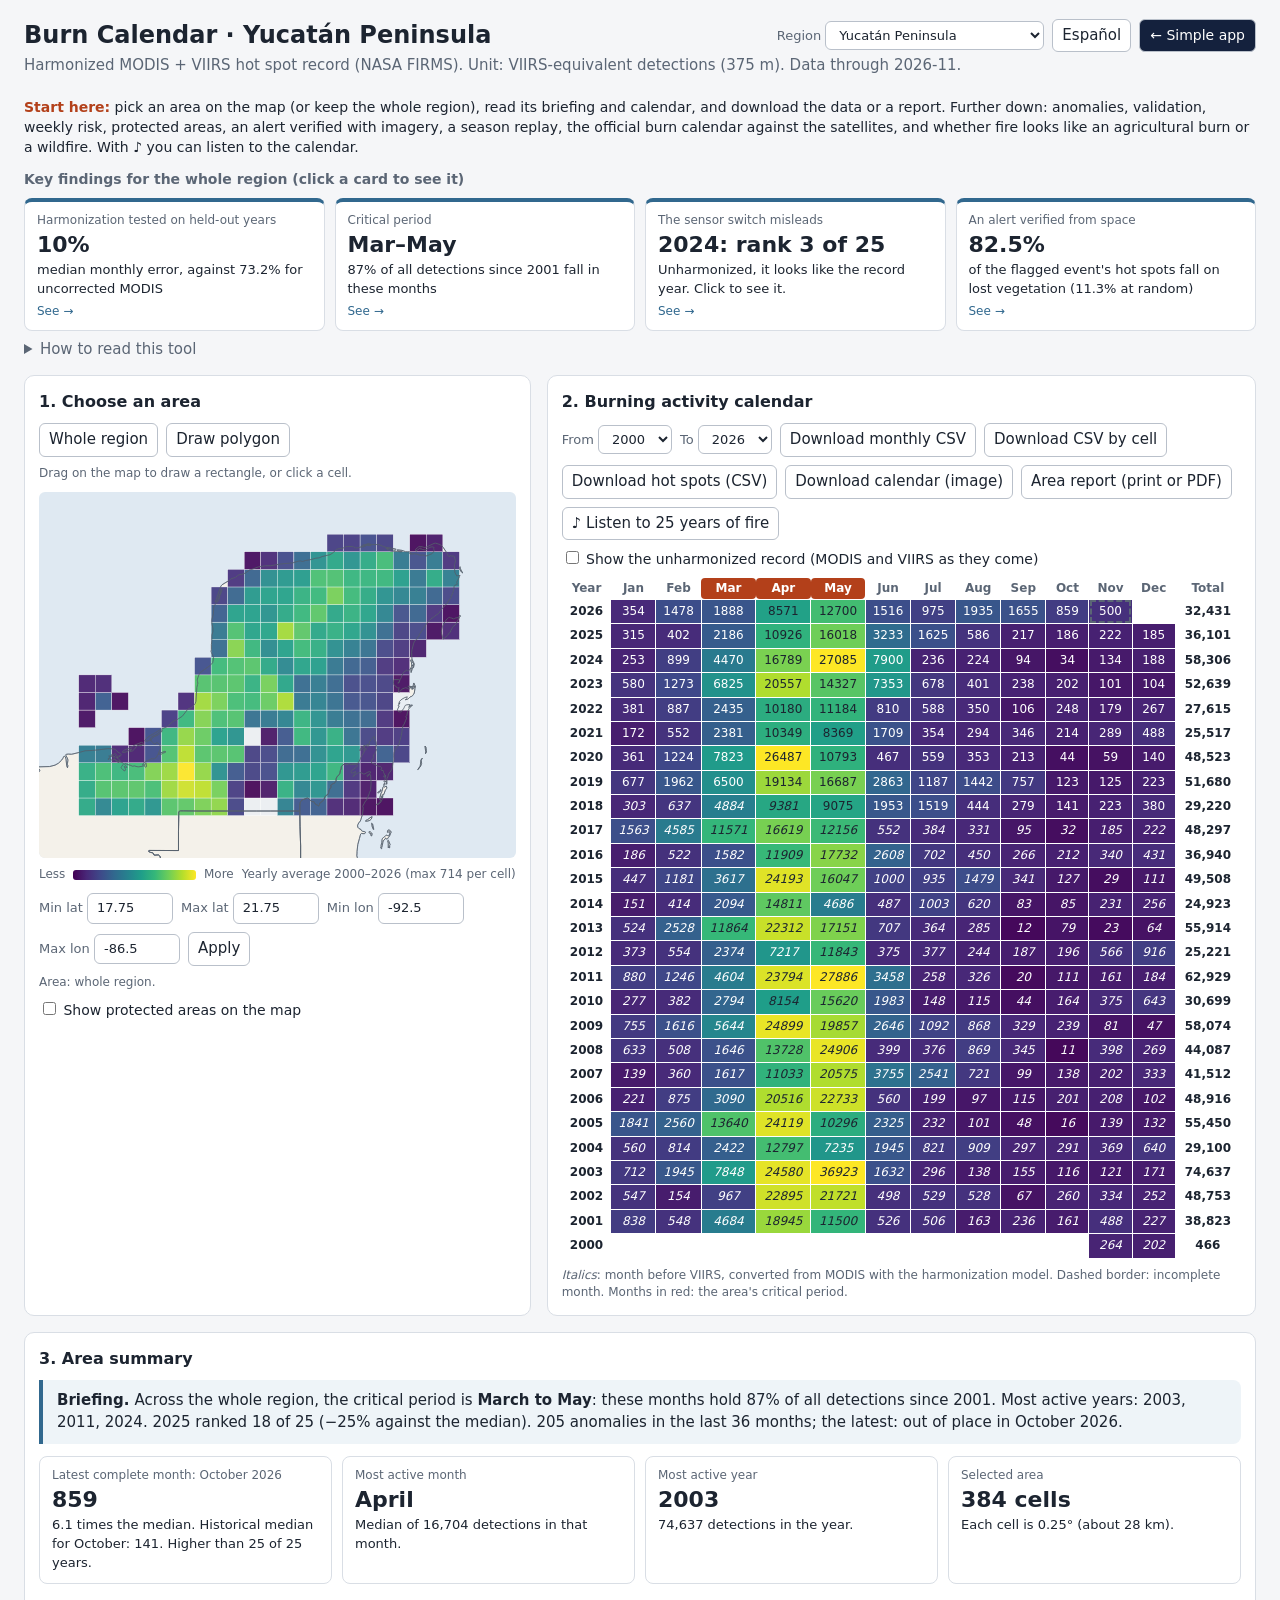
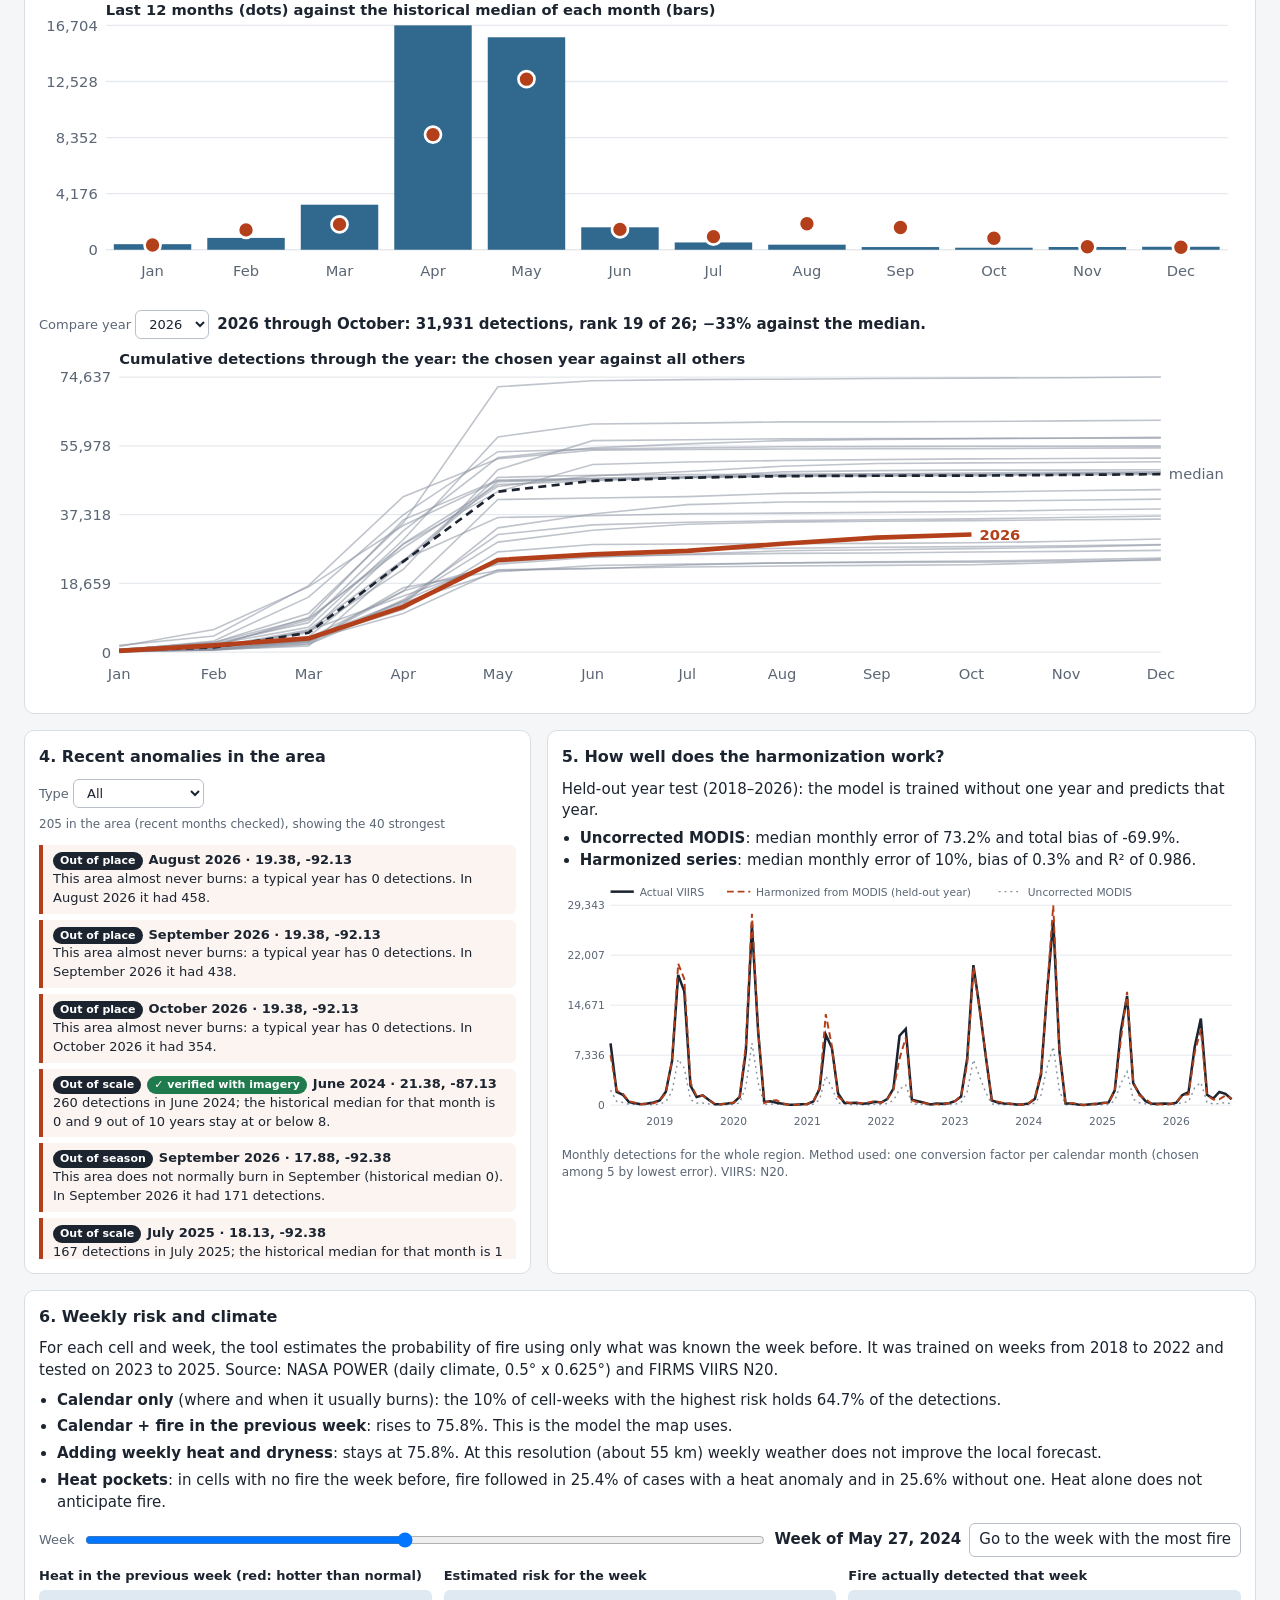
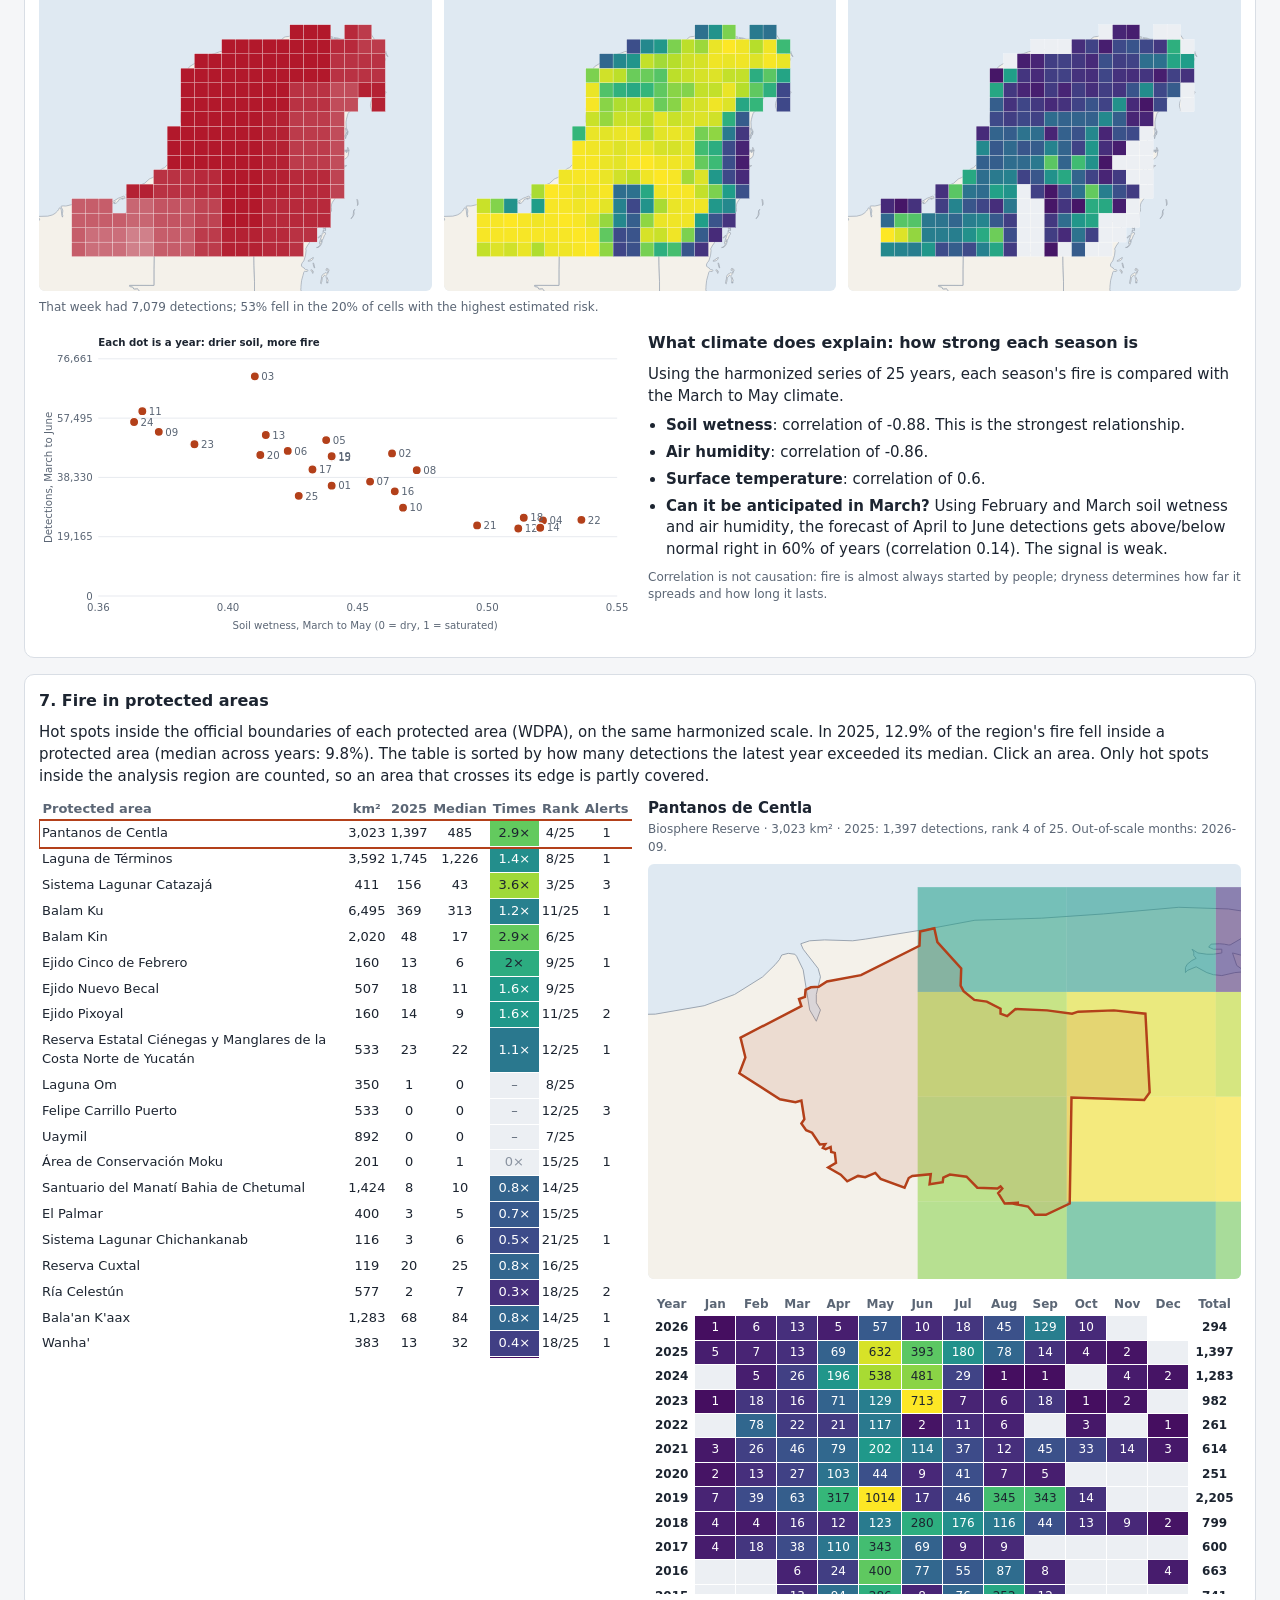
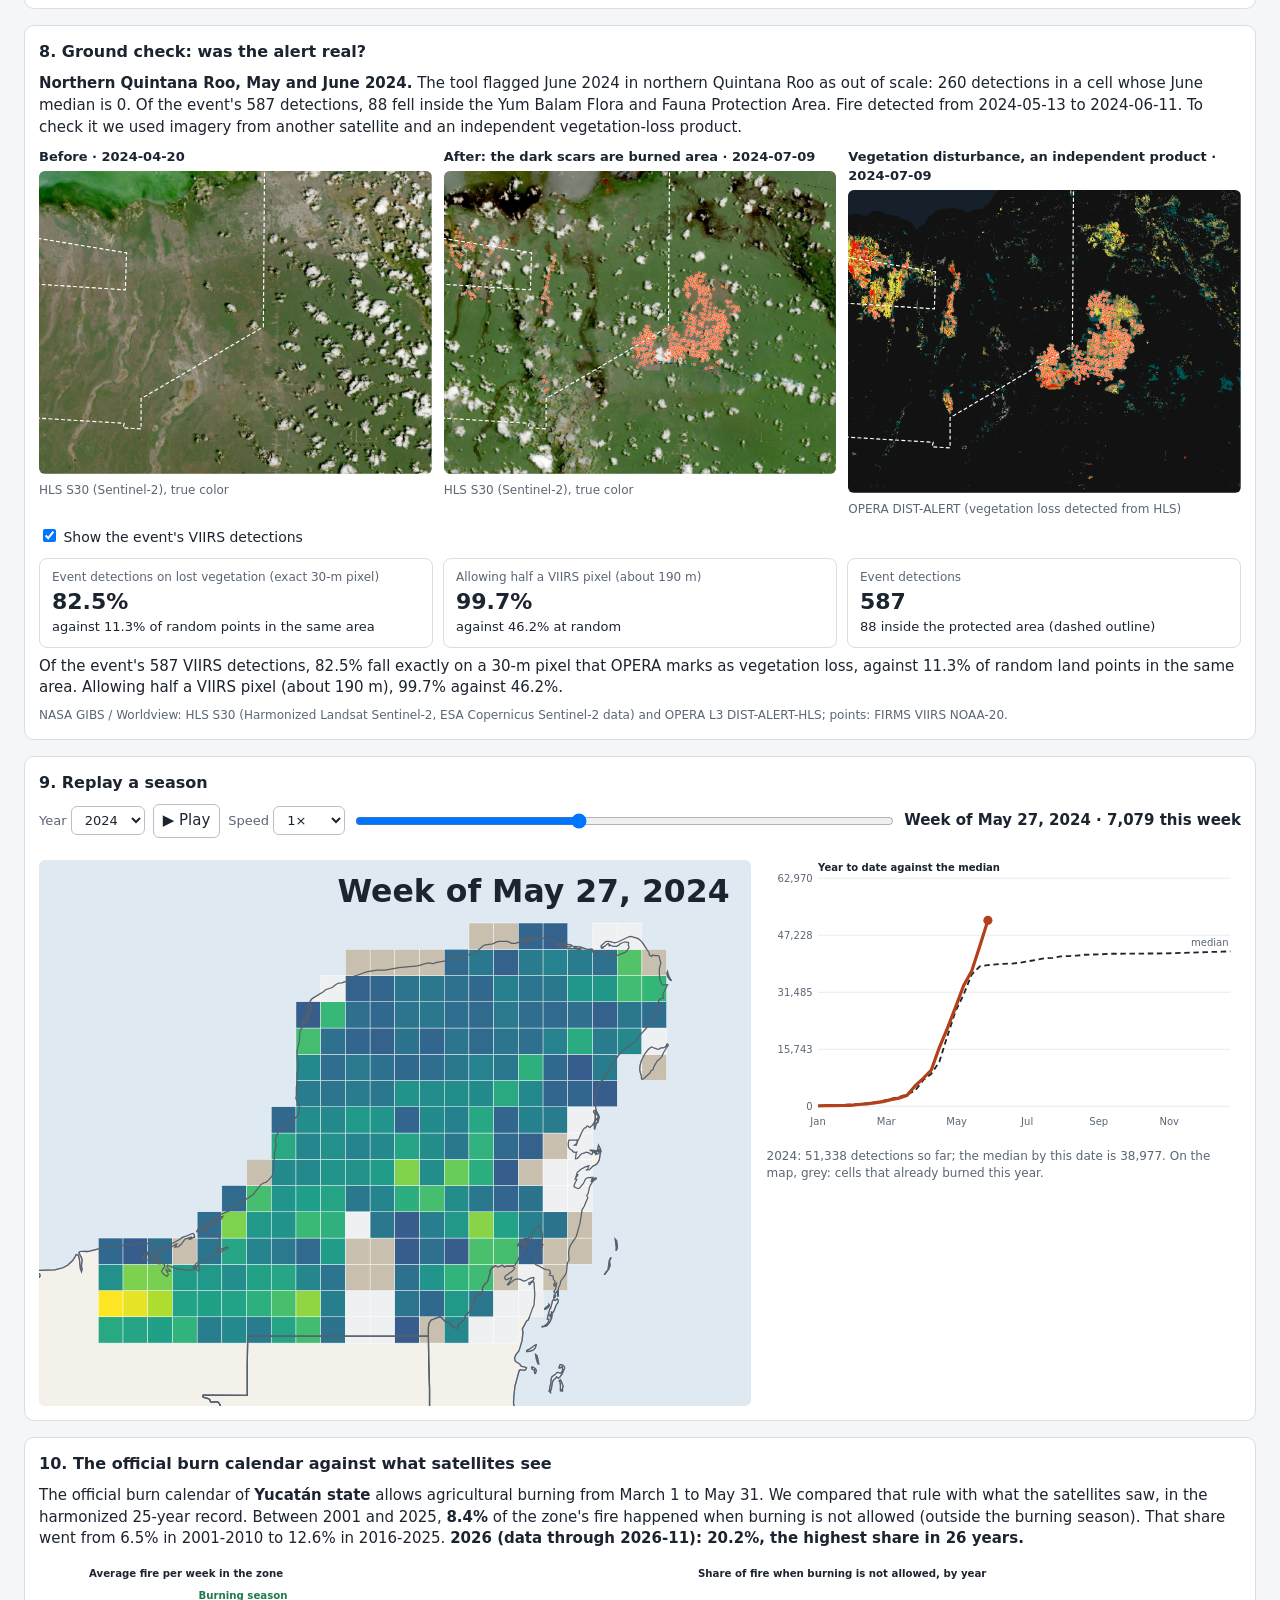
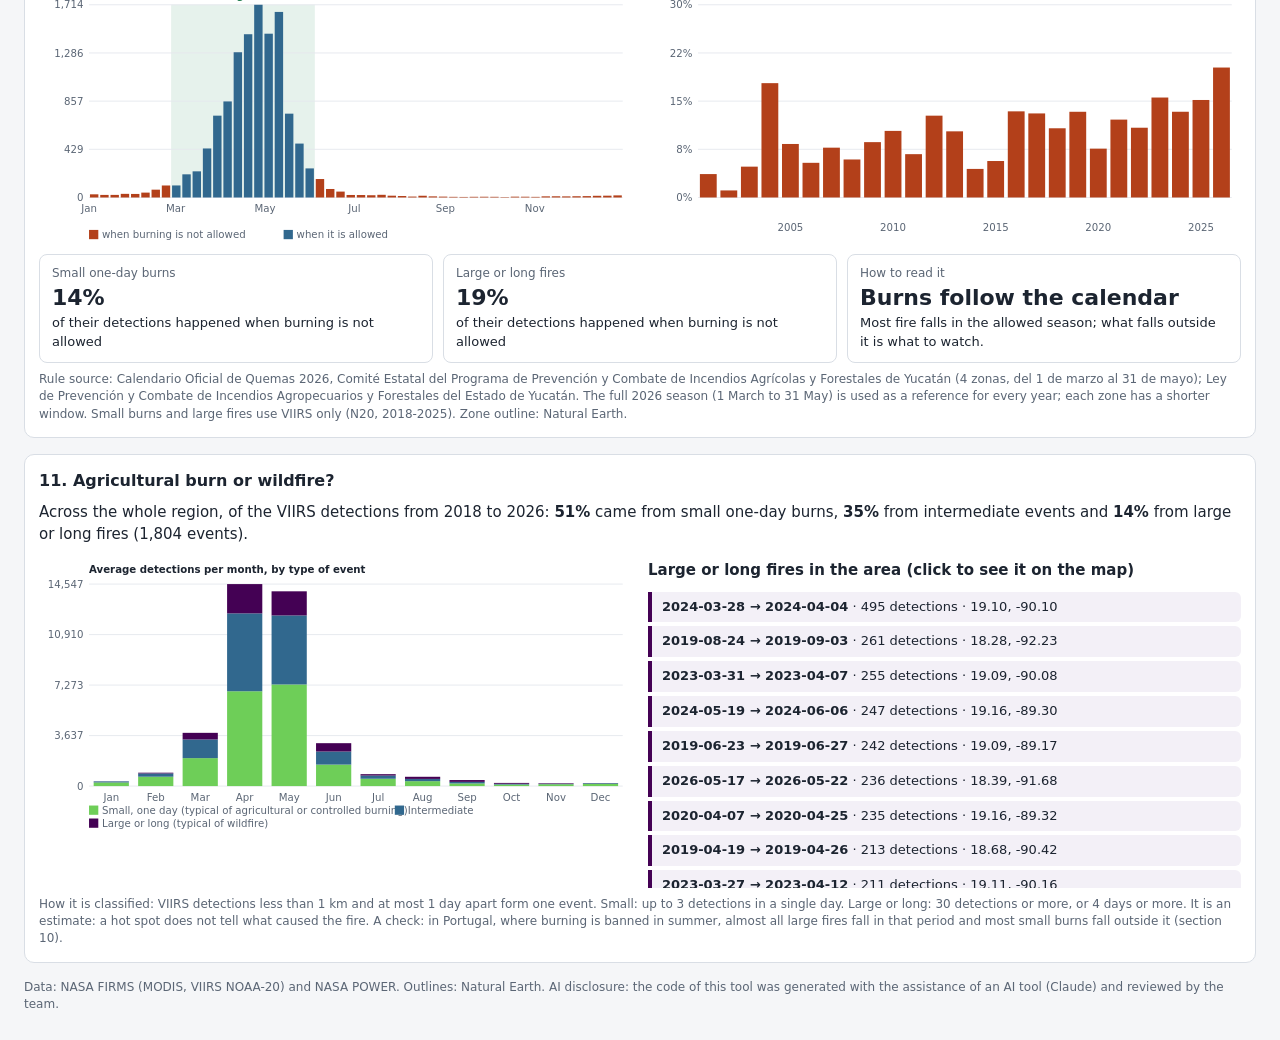
<file: web/tecnico.html>
<!DOCTYPE html>
<!--
  Burn Calendar / Calendario de quemas. NASA Space Apps Challenge 2026.
  Challenge: Harmonization of MODIS and VIIRS Hot Spots.
  AI disclosure: this file was generated with the assistance of an AI tool (Claude, by Anthropic)
  and reviewed by the team. Data: NASA FIRMS and NASA POWER.
-->
<html lang="en">
<head>
<meta charset="utf-8">
<meta name="viewport" content="width=device-width, initial-scale=1">
<meta name="description" content="Harmonized MODIS + VIIRS burning activity calendar. Code generated with AI assistance (Claude).">
<meta property="og:title" content="Burn Calendar: 25 years of satellite fire in one consistent record">
<meta property="og:description" content="Harmonized MODIS + VIIRS burning activity calendar for any area, with critical periods, anomalies, weekly risk and an alert verified from space. NASA Space Apps Challenge 2026.">
<meta property="og:image" content="data/evidencia/yb_despues.jpg">
<title>Burn Calendar · technical view</title>
<style>
  :root { --tinta:#1c2430; --suave:#5b6675; --linea:#d9dee5; --fondo:#f5f6f8; --panel:#ffffff; --acento:#b3401a; }
  * { box-sizing: border-box; }
  body { margin:0; font:15px/1.45 system-ui, -apple-system, "Segoe UI", Roboto, sans-serif; color:var(--tinta); background:var(--fondo); }
  header { padding:18px 24px 10px; }
  h1 { margin:0; font-size:24px; }
  h2 { margin:0 0 10px; font-size:16px; }
  .sub { color:var(--suave); margin-top:2px; }
  #aviso { display:none; margin:10px 24px 0; padding:10px 14px; background:#fff3cd; border:1px solid #e0c060; border-radius:8px; font-weight:600; }
  main { display:grid; grid-template-columns:minmax(320px, 5fr) 7fr; gap:16px; padding:14px 24px 10px; }
  @media (max-width: 980px) { main { grid-template-columns:1fr; } }
  .panel { background:var(--panel); border:1px solid var(--linea); border-radius:10px; padding:14px; }
  .ancho { grid-column:1 / -1; }
  .fila { display:flex; flex-wrap:wrap; gap:8px; align-items:center; }
  button, select, input { font:inherit; padding:5px 9px; border:1px solid #b9c0ca; border-radius:6px; background:#fff; color:var(--tinta); }
  button { cursor:pointer; }
  button:hover { background:#eef1f5; }
  input[type=number] { width:86px; }
  label { color:var(--suave); font-size:13px; }
  #mapa { width:100%; height:auto; display:block; touch-action:none; cursor:crosshair; border-radius:6px; background:#dfe9f2; margin-top:10px; }
  .leyenda { display:flex; align-items:center; gap:8px; font-size:12px; color:var(--suave); margin-top:8px; }
  .rampa { height:10px; flex:1; max-width:220px; border-radius:3px; }
  table.cal { border-collapse:collapse; width:100%; font-size:12px; font-variant-numeric:tabular-nums; }
  table.cal th { font-weight:600; color:var(--suave); padding:2px 3px; text-align:center; }
  table.cal td { text-align:center; padding:3px 2px; border:1px solid #fff; min-width:34px; }
  table.cal td.anio, table.cal td.total { background:none; font-weight:600; color:var(--tinta); }
  table.cal td.conv { font-style:italic; }
  table.cal td.parcial { outline:2px dashed var(--suave); outline-offset:-3px; }
  .tarjetas { display:grid; grid-template-columns:repeat(auto-fit, minmax(190px, 1fr)); gap:10px; }
  .tarjeta { border:1px solid var(--linea); border-radius:8px; padding:10px 12px; }
  .tarjeta .t { font-size:12px; color:var(--suave); }
  .tarjeta .v { font-size:22px; font-weight:700; }
  .tarjeta .d { font-size:13px; }
  .alerta { border-left:4px solid var(--acento); padding:6px 10px; margin:6px 0; background:#fbf4f1; border-radius:0 6px 6px 0; cursor:pointer; }
  .alerta:hover { background:#f6e6df; }
  .alerta .cab { font-weight:600; font-size:13px; }
  .alerta .txt { font-size:13px; }
  .etq { display:inline-block; font-size:11px; padding:1px 7px; border-radius:10px; background:var(--tinta); color:#fff; margin-right:6px; }
  .nota { font-size:12px; color:var(--suave); margin-top:8px; }
  svg text { font:11px system-ui, sans-serif; fill:var(--suave); }
  #lista { max-height:420px; overflow:auto; }
  .trio { display:grid; grid-template-columns:repeat(3, 1fr); gap:12px; margin-top:10px; }
  @media (max-width: 980px) { .trio { grid-template-columns:1fr; } }
  .trio h3 { margin:0 0 4px; font-size:13px; font-weight:600; }
  .trio svg { width:100%; height:auto; display:block; background:#dfe9f2; border-radius:6px; }
  .hallazgos li { margin-bottom:5px; }
  input[type=range] { flex:1; min-width:200px; padding:0; }
  .dos { display:grid; grid-template-columns:1fr 1fr; gap:16px; margin-top:14px; }
  @media (max-width: 980px) { .dos { grid-template-columns:1fr; } }
  footer { padding:6px 24px 26px; font-size:12px; color:var(--suave); }
  #claves { margin:12px 24px 0; }
  #claves h2 { font-size:14px; color:var(--suave); font-weight:600; margin:0 0 8px; }
  #claves .tarjeta { background:var(--panel); cursor:pointer; border-top:4px solid #31688e; }
  #claves .tarjeta:hover { background:#eef1f5; }
  #claves .tarjeta .v { color:#1c2430; }
  #claves .tarjeta .ir { font-size:12px; color:#31688e; margin-top:4px; }
  #empieza { margin:10px 24px 0; font-size:14px; color:var(--tinta); }
  #empieza b { color:var(--acento); }
  #briefing, .briefing { font-size:15px; background:#eef4f8; border-left:4px solid #31688e; padding:10px 14px; border-radius:0 8px 8px 0; margin-bottom:12px; }
  table.cal th.critico { color:#fff; background:#b3401a; border-radius:4px; }
  .etq.verif { background:#1f7a4d; cursor:pointer; }
  .solo-imp { display:none; }
  table.cal td.suena { outline:3px solid #b3401a; outline-offset:-2px; }
  #sonTxt { font-weight:600; color:var(--acento); }
  .evento { padding:6px 10px; margin:4px 0; border-left:4px solid #440154; background:#f3f0f7; border-radius:0 6px 6px 0; cursor:pointer; font-size:13px; }
  .evento:hover { background:#e9e3f1; }
  @media print {
    body { background:#fff; font-size:12px; }
    header, #guia, #empieza, #claves, #aviso, button, select, input, label, #ayudaMapa, #briefing, #nAlertas, #sonTxt, .noimp, #secRiesgo, #secAreas, #secEvid, #secReplay, #secVal, #secOficial, #secTipo, #mapa + .leyenda + .fila { display:none !important; }
    #lista .alerta:nth-child(n+13) { display:none; }
    #mapa { max-width:60%; margin:0 auto; }
    .solo-imp { display:block; }
    main { display:block; padding:0 12px; }
    .panel { border:none; padding:6px 0; page-break-inside:avoid; }
    #lista { max-height:none; }
    table.cal td { -webkit-print-color-adjust:exact; print-color-adjust:exact; }
    table.cal th.critico, .tarjeta, #briefing, rect { -webkit-print-color-adjust:exact; print-color-adjust:exact; }
    footer { padding:6px 12px; }
  }
</style>
</head>
<body>
<header>
  <div class="fila" style="justify-content:space-between">
    <h1><span id="titulo"></span> · <span id="region"></span></h1>
    <div class="fila">
      <label><span id="lblRegion"></span> <select id="selRegion"></select></label>
      <button id="btnIdioma"></button>
      <a id="lnkSimple" href="index.html" style="padding:5px 10px;border:1px solid #b9c0ca;border-radius:6px;background:#14213D;color:#fff;text-decoration:none;font-size:14px">← Burn Calendar app</a>
    </div>
  </div>
  <div class="sub" id="sub"></div>
</header>
<div id="aviso"></div>
<div id="empieza"></div>
<section id="claves"><h2 id="clavesT"></h2><div class="tarjetas" id="clavesTj"></div></section>
<div class="solo-imp" id="impCab" style="padding:0 12px"></div>
<details id="guia" style="margin:8px 24px 0"><summary id="guiaT" style="cursor:pointer;color:var(--suave)"></summary><div id="guiaTxt" class="panel" style="margin-top:8px"></div></details>

<main>
  <section class="panel" id="sec1">
    <h2 id="h1"></h2>
    <div class="fila">
      <button id="btnTodo"></button>
      <button id="btnPoli"></button>
      <button id="btnPoliFin" style="display:none"></button>
      <span class="nota" style="margin:0" id="ayudaMapa"></span>
    </div>
    <svg id="mapa" role="img"></svg>
    <div class="leyenda"><span id="menos"></span><div class="rampa" id="rampa"></div><span id="mas"></span><span id="leyMapa"></span></div>
    <div class="fila" style="margin-top:10px">
      <label><span id="lLa0"></span> <input type="number" id="la0" step="0.25"></label>
      <label><span id="lLa1"></span> <input type="number" id="la1" step="0.25"></label>
      <label><span id="lLo0"></span> <input type="number" id="lo0" step="0.25"></label>
      <label><span id="lLo1"></span> <input type="number" id="lo1" step="0.25"></label>
      <button id="btnCoord"></button>
    </div>
    <div class="nota" id="selTxt"></div>
    <label style="display:block;margin-top:8px;color:var(--tinta);font-size:14px"><input type="checkbox" id="chkAreas"> <span id="lAreas"></span></label>
  </section>

  <section class="panel" id="sec2">
    <h2 id="h2"></h2>
    <div class="fila" style="margin-bottom:8px">
      <label><span id="lDesde"></span> <select id="a0"></select></label>
      <label><span id="lHasta"></span> <select id="a1"></select></label>
      <button id="btnCsv"></button>
      <button id="btnCsvCeldas"></button>
      <button id="btnPuntos"></button>
      <button id="btnPng"></button>
      <button id="btnReporte"></button>
      <button id="btnSon"></button>
      <span id="sonTxt"></span>
      <span class="nota" id="puntosTxt" style="margin:0"></span>
    </div>
    <div class="fila" style="margin-bottom:8px">
      <label style="color:var(--tinta);font-size:14px"><input type="checkbox" id="chkCrudo"> <span id="lCrudo"></span></label>
    </div>
    <div id="crudoNota" style="display:none;margin-bottom:8px;padding:8px 12px;background:#fff3cd;border:1px solid #e0c060;border-radius:8px;font-size:13px"></div>
    <div style="overflow:auto"><table class="cal" id="cal"></table></div>
    <div class="nota" id="notaCal"></div>
  </section>

  <section class="panel ancho" id="sec3">
    <h2 id="h3"></h2>
    <div id="briefing"></div>
    <div class="tarjetas" id="tarjetas"></div>
    <svg id="clima" viewBox="0 0 900 220" style="width:100%;height:auto;margin-top:12px" role="img"></svg>
    <div class="fila" style="margin-top:14px">
      <label><span id="lCmp"></span> <select id="anioCmp"></select></label>
      <b id="acumTxt"></b>
    </div>
    <svg id="acum" viewBox="0 0 900 260" style="width:100%;height:auto;margin-top:6px" role="img"></svg>
  </section>

  <section class="panel" id="sec4">
    <h2 id="h4"></h2>
    <div class="fila" style="margin-bottom:6px">
      <label><span id="lTipo"></span> <select id="tipo"></select></label>
      <span class="nota" id="nAlertas" style="margin:0"></span>
    </div>
    <div id="lista"></div>
  </section>

  <section class="panel" id="secVal">
    <h2 id="h5"></h2>
    <div id="valTxt"></div>
    <svg id="val" viewBox="0 0 700 260" style="width:100%;height:auto;margin-top:8px" role="img"></svg>
    <div class="nota" id="valNota"></div>
  </section>

  <section class="panel ancho" id="secRiesgo" style="display:none">
    <h2 id="h6"></h2>
    <div id="riesgoTxt"></div>
    <div class="fila" style="margin-top:10px">
      <label for="semana" id="lSemana"></label>
      <input type="range" id="semana" min="0" max="0" step="1" value="0">
      <b id="semanaTxt"></b>
      <button id="btnSemMax"></button>
    </div>
    <div class="trio">
      <div><h3 id="tCalor"></h3><svg id="mCalor"></svg></div>
      <div><h3 id="tRiesgo"></h3><svg id="mRiesgo"></svg></div>
      <div><h3 id="tFuego"></h3><svg id="mFuego"></svg></div>
    </div>
    <div class="nota" id="semanaNota"></div>
    <div class="dos">
      <div><svg id="disp" viewBox="0 0 640 330" style="width:100%;height:auto" role="img"></svg></div>
      <div id="tempTxt"></div>
    </div>
  </section>
  <section class="panel ancho" id="secAreas" style="display:none">
    <h2 id="h7"></h2>
    <div id="areasTxt"></div>
    <div class="dos" style="margin-top:10px">
      <div style="max-height:560px;overflow:auto"><table class="cal" id="tablaAreas" style="font-size:13px"></table></div>
      <div>
        <div class="fila"><b id="areaNombre"></b></div>
        <div class="nota" id="areaDesc" style="margin-top:2px"></div>
        <svg id="areaMapa" style="width:100%;height:auto;background:#dfe9f2;border-radius:6px;margin-top:8px"></svg>
        <div style="overflow:auto;margin-top:8px;max-height:300px"><table class="cal" id="areaCal"></table></div>
      </div>
    </div>
  </section>

  <section class="panel ancho" id="secEvid" style="display:none">
    <h2 id="h8"></h2>
    <div id="evidTxt"></div>
    <div class="trio" id="evidImgs"></div>
    <div class="fila" style="margin-top:8px"><label style="color:var(--tinta);font-size:14px"><input type="checkbox" id="chkPuntos" checked> <span id="lPuntos"></span></label></div>
    <div id="evidPrueba" style="margin-top:10px"></div>
    <div class="nota" id="evidFuente"></div>
  </section>

  <section class="panel ancho" id="secReplay">
    <h2 id="h9"></h2>
    <div class="fila">
      <label><span id="lRepAnio"></span> <select id="repAnio"></select></label>
      <button id="repPlay"></button>
      <label><span id="lRepVel"></span> <select id="repVel"><option value="600">0.5×</option><option value="300" selected>1×</option><option value="150">2×</option></select></label>
      <input type="range" id="repSem" min="0" max="51" step="1" value="0">
      <b id="repTxt" style="min-width:260px"></b>
    </div>
    <div class="dos" style="grid-template-columns:3fr 2fr">
      <svg id="repMapa" style="width:100%;height:auto;background:#dfe9f2;border-radius:6px;margin-top:8px" role="img"></svg>
      <div>
        <svg id="repCurva" viewBox="0 0 520 300" style="width:100%;height:auto;margin-top:8px" role="img"></svg>
        <div class="nota" id="repNota"></div>
      </div>
    </div>
  </section>
  <section class="panel ancho" id="secOficial" style="display:none">
    <h2 id="h10"></h2>
    <div id="oficialTxt"></div>
    <div class="dos">
      <svg id="oficialSem" viewBox="0 0 640 300" style="width:100%;height:auto" role="img"></svg>
      <svg id="oficialAnios" viewBox="0 0 640 300" style="width:100%;height:auto" role="img"></svg>
    </div>
    <div class="tarjetas" id="oficialTj" style="margin-top:12px"></div>
    <div class="nota" id="oficialFuente"></div>
  </section>

  <section class="panel ancho" id="secTipo" style="display:none">
    <h2 id="h11"></h2>
    <div id="tipoTxt"></div>
    <div class="dos">
      <svg id="tipoMes" viewBox="0 0 640 300" style="width:100%;height:auto" role="img"></svg>
      <div><b id="tipoListaT"></b><div id="tipoLista" style="max-height:300px;overflow:auto;margin-top:6px"></div></div>
    </div>
    <div class="nota" id="tipoNota"></div>
  </section>
</main>
<footer id="pie"></footer>

<script src="data/regiones.js"></script>
<script>
  // Loads the data file of the requested region (?region=key) or the first one available.
  (function () {
    var R = window.REGIONES || [], q = null, l = null;
    try { var u = new URLSearchParams(location.search); q = u.get("region"); l = u.get("lang"); } catch (e) {}
    var ok = R.some(function (r) { return r.clave === q; });
    window.CLAVE_REGION = ok ? q : (R[0] ? R[0].clave : "yucatan");
    window.IDIOMA = l === "es" ? "es" : "en";
    document.write('<script src="data/' + window.CLAVE_REGION + '.js"><\/script>');
  })();
</script>
<script>
(function () {
  "use strict";
  var EN = window.IDIOMA !== "es";
  function t(es, en) { return EN ? en : es; }
  var Q = window.QUEMAS;
  if (!Q) { document.body.insertAdjacentHTML("beforeend", "<p style='padding:24px'>" + t("Faltan los datos en web/data/. Corran", "Data files are missing in web/data/. Run") + " <code>python ejecutar.py</code>.</p>"); return; }
  var COSTA = Q.costa || [];
  var M = Q.meta, NX = M.nx, NY = M.ny, G = M.malla, NC = NX * NY, T = Q.meses.length;
  var LON0 = M.bbox[0], LAT0 = M.bbox[1], LON1 = M.bbox[2], LAT1 = M.bbox[3];
  var ANIO = Q.meses.map(function (s) { return +s.slice(0, 4); });
  var MES = Q.meses.map(function (s) { return +s.slice(5, 7); });
  var NOM = EN ? ["Jan", "Feb", "Mar", "Apr", "May", "Jun", "Jul", "Aug", "Sep", "Oct", "Nov", "Dec"] : ["ene", "feb", "mar", "abr", "may", "jun", "jul", "ago", "sep", "oct", "nov", "dic"];
  var NOML = EN ? ["January", "February", "March", "April", "May", "June", "July", "August", "September", "October", "November", "December"]
    : ["enero", "febrero", "marzo", "abril", "mayo", "junio", "julio", "agosto", "septiembre", "octubre", "noviembre", "diciembre"];
  var LOC = EN ? "en-US" : "es-MX";
  var VIR = ["#440154", "#482878", "#3e4989", "#31688e", "#26828e", "#1f9e89", "#35b779", "#6ece58", "#b5de2b", "#fde725"];
  var anios = []; ANIO.forEach(function (a) { if (anios.indexOf(a) < 0) anios.push(a); });
  var ultimo = T - 1; while (ultimo > 0 && Q.parcial[ultimo]) ultimo--;
  var NOMBRE_REGION = EN ? (M.region_en || M.region) : M.region;

  var estado = { sel: null, a0: anios[0], a1: anios[anios.length - 1], resaltar: -1, crudo: false, poli: null };
  var modoPoli = false, vertices = [];
  function fuente() { return estado.crudo && Q.crudo ? Q.crudo : Q.serie; }
  function $(id) { return document.getElementById(id); }
  function pon(id, es, en) { $(id).textContent = t(es, en); }
  function fmt(v) { return v >= 100 ? Math.round(v).toLocaleString(LOC) : (Math.round(v * 10) / 10).toLocaleString(LOC); }
  function mesAnio(m, a) { return EN ? NOML[m - 1] + " " + a : NOML[m - 1] + " de " + a; }
  function color(f) {
    if (!(f > 0)) return "#eceff3";
    var x = Math.min(1, Math.max(0, f)) * (VIR.length - 1), i = Math.floor(x), k = x - i;
    if (i >= VIR.length - 1) return VIR[VIR.length - 1];
    var a = VIR[i], b = VIR[i + 1], r = [1, 3, 5].map(function (p) {
      var u = parseInt(a.substr(p, 2), 16), v = parseInt(b.substr(p, 2), 16);
      return Math.round(u + (v - u) * k).toString(16).padStart(2, "0");
    });
    return "#" + r.join("");
  }
  function textoSobre(f) { return f > 0.55 ? "#1c2430" : (f > 0 ? "#ffffff" : "#8a93a0"); }
  function mediana(v) { if (!v.length) return 0; var s = v.slice().sort(function (a, b) { return a - b; }), n = s.length; return n % 2 ? s[(n - 1) / 2] : (s[n / 2 - 1] + s[n / 2]) / 2; }
  function celdasSel() {
    if (estado.sel) return estado.sel;
    var todas = []; for (var c = 0; c < NC; c++) todas.push(c); return todas;
  }
  function serieSel() {
    var cs = celdasSel(), s = new Array(T).fill(0);
    var F = fuente();
    cs.forEach(function (c) { var v = F[c]; for (var k = 0; k < T; k++) s[k] += v[k]; });
    return s;
  }
  function centro(c) { var j = Math.floor(c / NX), i = c % NX; return [LON0 + (i + 0.5) * G, LAT0 + (j + 0.5) * G]; }

  // ---------------- Static labels ----------------
  pon("titulo", "Calendario de quemas", "Burn Calendar");
  $("region").textContent = NOMBRE_REGION;
  document.title = t("Calendario de quemas", "Burn Calendar") + " · " + NOMBRE_REGION;
  document.documentElement.lang = EN ? "en" : "es";
  $("sub").textContent = t("Registro armonizado de puntos de calor MODIS + VIIRS (NASA FIRMS). Unidad: ", "Harmonized MODIS + VIIRS hot spot record (NASA FIRMS). Unit: ") +
    (EN ? (M.unidad_en || M.unidad) : M.unidad) + t(". Datos hasta ", ". Data through ") + Q.meses[T - 1] + ".";
  pon("lblRegion", "Región", "Region"); pon("btnIdioma", "English", "Español");
  pon("h1", "1. Elige la zona", "1. Choose an area");
  pon("btnTodo", "Toda la región", "Whole region");
  pon("btnPoli", "Dibujar polígono", "Draw polygon"); pon("btnPoliFin", "Terminar polígono", "Finish polygon");
  pon("lCrudo", "Ver el registro sin armonizar (MODIS y VIIRS tal cual)", "Show the unharmonized record (MODIS and VIIRS as they come)");
  pon("lCmp", "Comparar el año", "Compare year");
  pon("lAreas", "Mostrar áreas protegidas en el mapa", "Show protected areas on the map");
  pon("h7", "7. Fuego en áreas protegidas", "7. Fire in protected areas");
  pon("h8", "8. Comprobación: ¿la alerta era real?", "8. Ground check: was the alert real?");
  pon("lPuntos", "Mostrar las detecciones VIIRS del evento", "Show the event's VIIRS detections");
  pon("h9", "9. Reproducir una temporada", "9. Replay a season");
  pon("lRepAnio", "Año", "Year"); pon("lRepVel", "Velocidad", "Speed");
  pon("guiaT", "Cómo leer esta herramienta", "How to read this tool");
  $("guiaTxt").innerHTML = t(
    "<b>Qué muestra.</b> Cada número es una cantidad de puntos de calor detectados por satélite, expresada en la escala del sensor VIIRS. Un fuego grande produce muchos puntos; no es un conteo de incendios.<br>" +
    "<b>Por qué armonizar.</b> MODIS y VIIRS no ven lo mismo. Activa «Ver el registro sin armonizar» para ver el salto artificial que aparece cuando cambia el sensor.<br>" +
    "<b>Qué tan confiable es.</b> El error se mide con años apartados (sección 5). Vale para el total de la región; en una sola celda es mayor.<br>" +
    "<b>El periodo crítico</b> son los meses seguidos en que cada mes supera su parte promedio (1/12) del fuego de la zona. Se marca en rojo en el calendario.<br>" +
    "<b>Las alertas</b> señalan lo que se sale de lo normal para esa zona y esa época; no dicen la causa.<br>" +
    "<b>El riesgo</b> es una probabilidad estimada, no un pronóstico de incendios. Casi todos los fuegos los inicia una persona.",
    "<b>What it shows.</b> Each number is a count of satellite-detected hot spots, expressed on the scale of the VIIRS sensor. A large fire produces many hot spots; this is not a count of fires.<br>" +
    "<b>Why harmonize.</b> MODIS and VIIRS do not see the same thing. Turn on “Show the unharmonized record” to see the artificial jump that appears when the sensor changes.<br>" +
    "<b>How reliable it is.</b> Error is measured on held-out years (section 5). It applies to the regional total; for a single cell it is larger.<br>" +
    "<b>The critical period</b> is the run of consecutive months in which each month holds more than its average share (1/12) of the area's fire. It is marked in red in the calendar.<br>" +
    "<b>Alerts</b> flag what departs from normal for that area and time of year; they do not state the cause.<br>" +
    "<b>Risk</b> is an estimated probability, not a fire forecast. Almost all fires are started by people.");
  pon("ayudaMapa", "Arrastra sobre el mapa para marcar un rectángulo, o toca una celda.", "Drag on the map to draw a rectangle, or click a cell.");
  pon("menos", "Menos", "Less"); pon("mas", "Más", "More");
  pon("lLa0", "Lat mín", "Min lat"); pon("lLa1", "Lat máx", "Max lat"); pon("lLo0", "Lon mín", "Min lon"); pon("lLo1", "Lon máx", "Max lon");
  pon("btnCoord", "Aplicar", "Apply");
  pon("h2", "2. Calendario de actividad de fuego", "2. Burning activity calendar");
  pon("lDesde", "Desde", "From"); pon("lHasta", "Hasta", "To");
  pon("btnCsv", "Descargar CSV mensual", "Download monthly CSV");
  pon("btnCsvCeldas", "Descargar CSV por celda", "Download CSV by cell");
  pon("btnPuntos", "Descargar puntos de calor (CSV)", "Download hot spots (CSV)");
  pon("btnPng", "Descargar calendario (imagen)", "Download calendar (image)");
  pon("btnReporte", "Reporte de la zona (imprimir o PDF)", "Area report (print or PDF)");
  pon("btnSon", "♪ Escuchar 25 años de fuego", "♪ Listen to 25 years of fire");
  pon("h10", "10. El calendario oficial de quemas contra lo que ven los satélites", "10. The official burn calendar against what satellites see");
  pon("h11", "11. ¿Quema agrícola o incendio forestal?", "11. Agricultural burn or wildfire?");
  pon("clavesT", "Hallazgos clave de toda la región (haz clic en una tarjeta para verlo)", "Key findings for the whole region (click a card to see it)");
  $("empieza").innerHTML = t("<b>Empieza aquí:</b> elige una zona en el mapa (o deja toda la región), lee su resumen y su calendario, y descarga los datos o un reporte. Más abajo: anomalías, validación, riesgo semanal, áreas protegidas" + (Q.evidencia ? ", una alerta comprobada con imágenes" : "") + ", la reproducción de una temporada, el calendario oficial de quemas contra el satélite y si el fuego parece quema agrícola o incendio. Con ♪ puedes escuchar el calendario.",
    "<b>Start here:</b> pick an area on the map (or keep the whole region), read its briefing and calendar, and download the data or a report. Further down: anomalies, validation, weekly risk, protected areas" + (Q.evidencia ? ", an alert verified with imagery," : "") + " a season replay, the official burn calendar against the satellites, and whether fire looks like an agricultural burn or a wildfire. With ♪ you can listen to the calendar.");
  $("notaCal").innerHTML = t("<i>Cursiva</i>: mes anterior a VIIRS, convertido desde MODIS con el modelo de armonización. Borde punteado: mes incompleto. Meses en rojo: periodo crítico de la zona.",
    "<i>Italics</i>: month before VIIRS, converted from MODIS with the harmonization model. Dashed border: incomplete month. Months in red: the area's critical period.");
  pon("h3", "3. Resumen de la zona", "3. Area summary");
  pon("h4", "4. Anomalías recientes en la zona", "4. Recent anomalies in the area");
  pon("lTipo", "Tipo", "Type");
  pon("h5", "5. ¿Qué tan bien funciona la armonización?", "5. How well does the harmonization work?");
  pon("h6", "6. Riesgo semanal y clima", "6. Weekly risk and climate");
  pon("lSemana", "Semana", "Week");
  pon("btnSemMax", "Ir a la semana con más fuego", "Go to the week with the most fire");
  pon("tCalor", "Calor de la semana anterior (rojo: más caliente de lo normal)", "Heat in the previous week (red: hotter than normal)");
  pon("tRiesgo", "Riesgo estimado para la semana", "Estimated risk for the week");
  pon("tFuego", "Fuego que sí se detectó esa semana", "Fire actually detected that week");
  $("mapa").setAttribute("aria-label", t("Mapa de actividad de fuego por celda", "Map of fire activity by cell"));
  $("pie").innerHTML = t("Datos: NASA FIRMS (MODIS, VIIRS NOAA-20) y NASA POWER. Contornos: Natural Earth. Declaración de IA: el código de esta herramienta se generó con ayuda de una herramienta de IA (Claude) y fue revisado por el equipo.",
    "Data: NASA FIRMS (MODIS, VIIRS NOAA-20) and NASA POWER. Outlines: Natural Earth. AI disclosure: the code of this tool was generated with the assistance of an AI tool (Claude) and reviewed by the team.");
  if (M.sintetico) { $("aviso").style.display = "block"; pon("aviso", "DATOS SINTÉTICOS DE PRUEBA. Estas cifras no son observaciones reales; sirven solo para probar la herramienta.", "SYNTHETIC TEST DATA. These figures are not real observations; they only serve to test the tool."); }
  $("btnIdioma").addEventListener("click", function () { location.search = "?region=" + M.clave + "&lang=" + (EN ? "es" : "en"); });
  $("lnkSimple").href = "index.html?region=" + M.clave + "&lang=" + (EN ? "en" : "es"); pon("lnkSimple", "← App simple", "← Simple app");

  // ---------------- Map ----------------
  var PAD = 0.6, KX = Math.cos((LAT0 + LAT1) / 2 * Math.PI / 180), S = 100;
  var VW = (LON1 - LON0 + 2 * PAD) * KX * S, VH = (LAT1 - LAT0 + 2 * PAD) * S;
  function px(lon) { return (lon - LON0 + PAD) * KX * S; }
  function py(lat) { return (LAT1 + PAD - lat) * S; }
  function lonDe(x) { return x / (KX * S) + LON0 - PAD; }
  function latDe(y) { return LAT1 + PAD - y / S; }
  var svg = $("mapa"); svg.setAttribute("viewBox", "0 0 " + VW.toFixed(1) + " " + VH.toFixed(1));
  function costa(relleno, linea, extra) {
    var h = [];
    COSTA.forEach(function (p) { p.anillos.forEach(function (r) {
      h.push('<path d="M' + r.map(function (q) { return px(q[0]).toFixed(1) + " " + py(q[1]).toFixed(1); }).join("L") + 'Z" fill="' + relleno + '" stroke="' + linea + '" stroke-width="1.2"' + (extra || "") + "/>");
    }); });
    return h.join("");
  }

  function dibujarMapa() {
    var t0 = [], maxv = 0, vals = new Array(NC).fill(0), n, c, k;
    for (k = 0; k < T; k++) if (ANIO[k] >= estado.a0 && ANIO[k] <= estado.a1) t0.push(k);
    n = Math.max(1, t0.length / 12);
    var F = fuente();
    for (c = 0; c < NC; c++) { var s = 0, v = F[c]; t0.forEach(function (i) { s += v[i]; }); vals[c] = s / n; if (vals[c] > maxv) maxv = vals[c]; }
    var h = [costa("#f4f1ea", "#9aa4b1")];
    var enSel = {}; if (estado.sel) estado.sel.forEach(function (i) { enSel[i] = 1; });
    for (c = 0; c < NC; c++) {
      if (!Q.tierra[c] && !(vals[c] > 0)) continue;
      var j = Math.floor(c / NX), i = c % NX, f = maxv > 0 ? Math.sqrt(vals[c] / maxv) : 0;
      var op = estado.sel && !enSel[c] ? 0.35 : 0.92;
      h.push('<rect x="' + px(LON0 + i * G).toFixed(1) + '" y="' + py(LAT0 + (j + 1) * G).toFixed(1) + '" width="' + (G * KX * S).toFixed(1) + '" height="' + (G * S).toFixed(1) +
        '" fill="' + color(f) + '" fill-opacity="' + op + '" stroke="#fff" stroke-width="0.5"><title>' + centro(c)[1].toFixed(2) + ", " + centro(c)[0].toFixed(2) + ": " + fmt(vals[c]) + t(" por año", " per year") + "</title></rect>");
    }
    h.push(costa("none", "#56606d", ' pointer-events="none"'));
    if ($("chkAreas").checked && Q.areas) Q.areas.areas.forEach(function (a) {
      a.anillos.forEach(function (r) { h.push('<path d="M' + r.map(function (q) { return px(q[0]).toFixed(1) + " " + py(q[1]).toFixed(1); }).join("L") + 'Z" fill="none" stroke="' + (a.id === areaSel ? "#b3401a" : "#ffffff") + '" stroke-width="' + (a.id === areaSel ? 3.5 : 2) + '" stroke-dasharray="' + (a.id === areaSel ? "" : "5 3") + '" pointer-events="none"/>'); });
    });
    function trazo(P, cerrar) { return "M" + P.map(function (q) { return px(q[0]).toFixed(1) + " " + py(q[1]).toFixed(1); }).join("L") + (cerrar ? "Z" : ""); }
    if (estado.sel && estado.poli) {
      h.push('<path d="' + trazo(estado.poli, true) + '" fill="none" stroke="#111" stroke-width="2.5" pointer-events="none"/>');
    } else if (estado.sel) {
      var b = cajaDe(estado.sel);
      h.push('<rect x="' + px(b[0]) + '" y="' + py(b[3]) + '" width="' + (px(b[2]) - px(b[0])) + '" height="' + (py(b[1]) - py(b[3])) + '" fill="none" stroke="#111" stroke-width="2.5" pointer-events="none"/>');
    }
    if (modoPoli && vertices.length) {
      h.push('<path d="' + trazo(vertices, false) + '" fill="none" stroke="#b3401a" stroke-width="2.5" stroke-dasharray="6 4" pointer-events="none"/>');
      vertices.forEach(function (q) { h.push('<circle cx="' + px(q[0]) + '" cy="' + py(q[1]) + '" r="6" fill="#b3401a" stroke="#fff" stroke-width="2" pointer-events="none"/>'); });
    }
    if (estado.resaltar >= 0) {
      var q = centro(estado.resaltar);
      h.push('<circle cx="' + px(q[0]) + '" cy="' + py(q[1]) + '" r="' + (G * S * 0.9) + '" fill="none" stroke="#b3401a" stroke-width="4" pointer-events="none"/>');
    }
    h.push('<rect id="arrastre" fill="rgba(0,0,0,.12)" stroke="#111" stroke-dasharray="6 4" stroke-width="1.5" visibility="hidden" pointer-events="none"/>');
    svg.innerHTML = h.join("");
    $("leyMapa").textContent = t("Promedio anual ", "Yearly average ") + estado.a0 + "–" + estado.a1 + t(" (máx. ", " (max ") + fmt(maxv) + t(" por celda)", " per cell)");
  }
  function cajaDe(cs) {
    var x0 = 1e9, y0 = 1e9, x1 = -1e9, y1 = -1e9;
    cs.forEach(function (c) { var j = Math.floor(c / NX), i = c % NX; x0 = Math.min(x0, i); x1 = Math.max(x1, i); y0 = Math.min(y0, j); y1 = Math.max(y1, j); });
    return [LON0 + x0 * G, LAT0 + y0 * G, LON0 + (x1 + 1) * G, LAT0 + (y1 + 1) * G];
  }
  function seleccionarCaja(lo0, la0, lo1, la1) {
    var cs = [];
    for (var c = 0; c < NC; c++) { var q = centro(c); if (q[0] >= lo0 && q[0] <= lo1 && q[1] >= la0 && q[1] <= la1) cs.push(c); }
    estado.sel = cs.length && cs.length < NC ? cs : null; estado.poli = null; estado.resaltar = -1; todo();
  }
  function dentroPoli(x, y, P) {
    var c = false;
    for (var i = 0, j = P.length - 1; i < P.length; j = i++) {
      if (((P[i][1] > y) !== (P[j][1] > y)) && (x < (P[j][0] - P[i][0]) * (y - P[i][1]) / (P[j][1] - P[i][1]) + P[i][0])) c = !c;
    }
    return c;
  }
  function terminarPoligono() {
    var P = vertices.slice(); modoPoli = false; vertices = [];
    $("btnPoliFin").style.display = "none"; pon("btnPoli", "Dibujar polígono", "Draw polygon");
    if (P.length >= 3) {
      var cs = []; for (var c = 0; c < NC; c++) { var q = centro(c); if (dentroPoli(q[0], q[1], P)) cs.push(c); }
      if (cs.length) { estado.sel = cs; estado.poli = P; estado.resaltar = -1; }
    }
    todo();
  }
  function puntoSvg(ev) {
    var r = svg.getBoundingClientRect();
    return [(ev.clientX - r.left) / (r.width || 1) * VW, (ev.clientY - r.top) / (r.height || 1) * VH];
  }
  var ini = null;
  svg.addEventListener("pointerdown", function (ev) { ini = puntoSvg(ev); if (svg.setPointerCapture) { try { svg.setPointerCapture(ev.pointerId); } catch (e) {} } });
  svg.addEventListener("pointermove", function (ev) {
    if (!ini || modoPoli) return; var p = puntoSvg(ev), a = $("arrastre"); if (!a) return;
    a.setAttribute("x", Math.min(ini[0], p[0])); a.setAttribute("y", Math.min(ini[1], p[1]));
    a.setAttribute("width", Math.abs(p[0] - ini[0])); a.setAttribute("height", Math.abs(p[1] - ini[1])); a.setAttribute("visibility", "visible");
  });
  svg.addEventListener("pointerup", function (ev) {
    if (!ini) return; var p = puntoSvg(ev), a = ini; ini = null;
    if (modoPoli) { vertices.push([lonDe(p[0]), latDe(p[1])]); dibujarMapa(); return; }
    if (Math.abs(p[0] - a[0]) < 6 && Math.abs(p[1] - a[1]) < 6) {
      var lon = lonDe(p[0]), lat = latDe(p[1]);
      if (lon < LON0 || lon >= LON1 || lat < LAT0 || lat >= LAT1) return;
      estado.sel = [Math.floor((lat - LAT0) / G) * NX + Math.floor((lon - LON0) / G)]; estado.poli = null; estado.resaltar = -1; todo();
    } else {
      seleccionarCaja(lonDe(Math.min(a[0], p[0])), latDe(Math.max(a[1], p[1])), lonDe(Math.max(a[0], p[0])), latDe(Math.min(a[1], p[1])));
    }
  });
  svg.addEventListener("pointercancel", function () { ini = null; });

  // ---------------- Calendar ----------------
  function dibujarCalendario(s) {
    var vis = [], k;
    for (k = 0; k < T; k++) if (ANIO[k] >= estado.a0 && ANIO[k] <= estado.a1) vis.push(s[k]);
    var orden = vis.slice().sort(function (a, b) { return a - b; }), tope = orden[Math.floor(orden.length * 0.99)] || 1;
    var h = ["<tr><th>" + t("Año", "Year") + "</th>" + NOM.map(function (m, i) { return (estado.critico && estado.critico.indexOf(i) >= 0 ? '<th class="critico" title="' + t("Periodo crítico", "Critical period") + '">' : "<th>") + m + "</th>"; }).join("") + "<th>Total</th></tr>"];
    for (var y = anios.length - 1; y >= 0; y--) {
      var a = anios[y]; if (a < estado.a0 || a > estado.a1) continue;
      var fila = '<tr><td class="anio">' + a + "</td>", tot = 0;
      for (var m = 1; m <= 12; m++) {
        k = Q.meses.indexOf(a + "-" + (m < 10 ? "0" : "") + m);
        if (k < 0) { fila += "<td></td>"; continue; }
        var v = s[k], f = tope > 0 ? Math.sqrt(Math.min(1, v / tope)) : 0, cl = [];
        if (Q.origen[k] !== "viirs") cl.push("conv"); if (Q.parcial[k]) cl.push("parcial");
        tot += v;
        fila += '<td data-k="' + k + '" class="' + cl.join(" ") + '" style="background:' + color(f) + ";color:" + textoSobre(f) + '" title="' + NOML[m - 1] + " " + a + ": " + fmt(v) +
          (Q.origen[k] === "viirs" ? " (VIIRS)" : t(" (convertido desde MODIS)", " (converted from MODIS)")) + (Q.parcial[k] ? t(", mes incompleto", ", incomplete month") : "") + '">' + (v >= 1 ? Math.round(v) : (v > 0 ? "<1" : "0")) + "</td>";
      }
      h.push(fila + '<td class="total">' + Math.round(tot).toLocaleString(LOC) + "</td></tr>");
    }
    $("cal").innerHTML = h.join("");
  }

  // ---------------- Summary ----------------
  function dibujarResumen(s) {
    var a = ANIO[ultimo], m = MES[ultimo], x = s[ultimo], hist = [], k, e;
    for (k = 0; k < T; k++) if (MES[k] === m && ANIO[k] !== a && !Q.parcial[k]) hist.push(s[k]);
    var med = mediana(hist), debajo = hist.filter(function (v) { return v < x; }).length;
    var medMes = [];
    for (var mm = 1; mm <= 12; mm++) { var vv = []; for (k = 0; k < T; k++) if (MES[k] === mm && !Q.parcial[k]) vv.push(s[k]); medMes.push(mediana(vv)); }
    var pico = medMes.indexOf(Math.max.apply(null, medMes));
    var totAnio = {}, cuenta = {};
    for (k = 0; k < T; k++) { totAnio[ANIO[k]] = (totAnio[ANIO[k]] || 0) + s[k]; cuenta[ANIO[k]] = (cuenta[ANIO[k]] || 0) + (Q.parcial[k] ? 0 : 1); }
    var mejor = null; anios.forEach(function (y) { if (cuenta[y] === 12 && (mejor === null || totAnio[y] > totAnio[mejor])) mejor = y; });
    var comp = med > 0 ? (x / med >= 1 ? fmt(x / med) + t(" veces la mediana", " times the median") : Math.round((1 - x / med) * 100) + t("% por debajo de la mediana", "% below the median"))
      : (x > 0 ? t("la mediana histórica es 0", "the historical median is 0") : t("igual a la mediana (0)", "equal to the median (0)"));
    var tj = [
      [t("Último mes completo: ", "Latest complete month: ") + mesAnio(m, a), fmt(x), comp + t(". Mediana histórica de ", ". Historical median for ") + NOML[m - 1] + ": " + fmt(med) + t(". Supera a ", ". Higher than ") + debajo + t(" de ", " of ") + hist.length + t(" años.", " years.")],
      [t("Mes con más actividad", "Most active month"), NOML[pico], t("Mediana de ", "Median of ") + fmt(medMes[pico]) + t(" detecciones en ese mes.", " detections in that month.")],
      [t("Año con más actividad", "Most active year"), mejor === null ? "n/a" : String(mejor), mejor === null ? "" : fmt(totAnio[mejor]) + t(" detecciones en el año.", " detections in the year.")],
      [t("Zona seleccionada", "Selected area"), celdasSel().length + t(" celdas", " cells"), t("Cada celda mide ", "Each cell is ") + G + "° (" + t("unos ", "about ") + Math.round(G * 111) + " km)."]
    ];
    $("tarjetas").innerHTML = tj.map(function (q) { return '<div class="tarjeta"><div class="t">' + q[0] + '</div><div class="v">' + q[1] + '</div><div class="d">' + q[2] + "</div></div>"; }).join("");

    var W = 900, H = 220, L = 50, B = 30, Tp = 22, ult = [];
    for (mm = 1; mm <= 12; mm++) { var tt = -1; for (k = ultimo; k >= 0 && k > ultimo - 12; k--) if (MES[k] === mm) { tt = k; break; } ult.push(tt); }
    var maxv = Math.max(1, Math.max.apply(null, medMes), Math.max.apply(null, ult.map(function (i) { return i < 0 ? 0 : s[i]; })));
    var bw = (W - L - 10) / 12, g = ['<text x="' + L + '" y="14" style="font-weight:600;fill:#1c2430">' + t("Últimos 12 meses (puntos) contra la mediana histórica de cada mes (barras)", "Last 12 months (dots) against the historical median of each month (bars)") + "</text>"];
    for (e = 0; e <= 4; e++) { var yy = H - B - (H - B - Tp) * e / 4; g.push('<line x1="' + L + '" x2="' + (W - 10) + '" y1="' + yy + '" y2="' + yy + '" stroke="#e6e9ee"/><text x="' + (L - 6) + '" y="' + (yy + 4) + '" text-anchor="end">' + fmt(maxv * e / 4) + "</text>"); }
    for (k = 0; k < 12; k++) {
      var bh = (H - B - Tp) * medMes[k] / maxv, x0 = L + k * bw;
      g.push('<rect x="' + (x0 + 6) + '" y="' + (H - B - bh) + '" width="' + (bw - 12) + '" height="' + bh + '" fill="#31688e"><title>' + t("Mediana de ", "Median for ") + NOML[k] + ": " + fmt(medMes[k]) + "</title></rect>");
      g.push('<text x="' + (x0 + bw / 2) + '" y="' + (H - 10) + '" text-anchor="middle">' + NOM[k] + "</text>");
      if (ult[k] >= 0) { var cy = H - B - (H - B - Tp) * s[ult[k]] / maxv;
        g.push('<circle cx="' + (x0 + bw / 2) + '" cy="' + cy + '" r="6" fill="#b3401a" stroke="#fff" stroke-width="2"><title>' + NOML[k] + " " + ANIO[ult[k]] + ": " + fmt(s[ult[k]]) + "</title></circle>"); }
    }
    $("clima").innerHTML = g.join("");
    dibujarAcumulado(s);
  }
  // Acumulado del año elegido contra todos los demás: ¿cómo va (o cómo quedó) la temporada?
  function dibujarAcumulado(s) {
    var W = 900, H = 260, L = 60, B = 30, Tp = 24, porAnio = {}, k, maxv = 1;
    anios.forEach(function (a) { porAnio[a] = []; });
    for (k = 0; k <= ultimo; k++) { var A = porAnio[ANIO[k]]; A[MES[k] - 1] = s[k]; }
    var acum = {}, completos = [];
    anios.forEach(function (a) {
      var v = porAnio[a], c = [], tot = 0, n = 0;
      for (var m = 0; m < 12; m++) { if (v[m] === undefined) { if (n) break; else { c.push(null); continue; } } tot += v[m]; n++; c.push(tot); }
      if (n === 0) return; acum[a] = c; if (n === 12 && c.length === 12 && c[0] !== null) completos.push(a);
      if (tot > maxv) maxv = tot;
    });
    var sel = +$("anioCmp").value; if (!acum[sel]) return;
    function X(m) { return L + (W - L - 60) * m / 11; } function Y(v) { return H - B - (H - B - Tp) * v / maxv; }
    function linea(c, col, w, op) {
      var d = "", ini = true; c.forEach(function (v, m) { if (v === null) return; d += (ini ? "M" : "L") + X(m).toFixed(1) + " " + Y(v).toFixed(1); ini = false; });
      return '<path d="' + d + '" fill="none" stroke="' + col + '" stroke-width="' + w + '" stroke-opacity="' + op + '"/>';
    }
    var g = ['<text x="' + L + '" y="14" style="font-weight:600;fill:#1c2430">' + t("Detecciones acumuladas en el año: el año elegido contra todos los demás", "Cumulative detections through the year: the chosen year against all others") + "</text>"];
    for (var e = 0; e <= 4; e++) { var yy = Y(maxv * e / 4); g.push('<line x1="' + L + '" x2="' + (W - 60) + '" y1="' + yy + '" y2="' + yy + '" stroke="#e6e9ee"/><text x="' + (L - 6) + '" y="' + (yy + 4) + '" text-anchor="end">' + fmt(maxv * e / 4) + "</text>"); }
    for (k = 0; k < 12; k++) g.push('<text x="' + X(k) + '" y="' + (H - 10) + '" text-anchor="middle">' + NOM[k] + "</text>");
    completos.forEach(function (a) { if (a !== sel) g.push(linea(acum[a], "#8a93a0", 1.2, 0.55)); });
    // mediana mes a mes de los años completos
    var med = []; for (var m = 0; m < 12; m++) med.push(mediana(completos.filter(function (a) { return a !== sel; }).map(function (a) { return acum[a][m]; })));
    g.push(linea(med, "#1c2430", 2, 1).replace("/>", ' stroke-dasharray="6 4"/>'));
    g.push(linea(acum[sel], "#b3401a", 3.5, 1));
    var cs = acum[sel], um = cs.length - 1; while (um > 0 && cs[um] === null) um--;
    g.push('<text x="' + (X(um) + 6) + '" y="' + (Y(cs[um]) + 4) + '" style="font-weight:700;fill:#b3401a">' + sel + "</text>");
    g.push('<text x="' + (X(11) + 6) + '" y="' + (Y(med[11]) + 4) + '">' + t("mediana", "median") + "</text>");
    $("acum").innerHTML = g.join("");
    // lugar del año elegido, comparando hasta el mismo mes
    var otros = completos.filter(function (a) { return a !== sel; }), mayor = otros.filter(function (a) { return acum[a][um] > cs[um]; }).length;
    var hasta = um < 11 ? t(" hasta ", " through ") + NOML[um] : "";
    $("acumTxt").textContent = sel + hasta + ": " + fmt(cs[um]) + t(" detecciones, lugar ", " detections, rank ") + (mayor + 1) + t(" de ", " of ") + (otros.length + 1) +
      (med[um] > 0 ? t("; ", "; ") + (cs[um] >= med[um] ? "+" : "−") + Math.abs(Math.round((cs[um] / med[um] - 1) * 100)) + t("% respecto a la mediana.", "% against the median.") : ".");
  }

  // ---------------- Anomalies ----------------
  var ETQ = { fuera_de_lugar: t("Fuera de lugar", "Out of place"), fuera_de_temporada: t("Fuera de temporada", "Out of season"), fuera_de_escala: t("Fuera de escala", "Out of scale") };
  $("tipo").innerHTML = '<option value="">' + t("Todas", "All") + "</option>" + Object.keys(ETQ).map(function (k) { return '<option value="' + k + '">' + ETQ[k] + "</option>"; }).join("");
  function dibujarAnomalias() {
    var en = {}; celdasSel().forEach(function (c) { en[c] = 1; });
    var tipo = $("tipo").value;
    var L = Q.anomalias.filter(function (a) { return en[a.celda] && (!tipo || a.tipo === tipo); });
    $("nAlertas").textContent = L.length + t(" en la zona (últimos meses revisados)", " in the area (recent months checked)") + (L.length > 40 ? t(", se muestran las 40 más fuertes", ", showing the 40 strongest") : "");
    $("lista").innerHTML = L.slice(0, 40).map(function (a) {
      return '<div class="alerta" data-c="' + a.celda + '"><div class="cab"><span class="etq">' + ETQ[a.tipo] + "</span>" +
        (verificada(a) ? '<span class="etq verif" data-ev="1" title="' + t("Ver la comprobación con imágenes (sección 8)", "See the check with imagery (section 8)") + '">✓ ' + t("comprobada con imágenes", "verified with imagery") + "</span>" : "") +
        mesAnio(+a.mes.slice(5), a.mes.slice(0, 4)) + " · " + a.lat.toFixed(2) + ", " + a.lon.toFixed(2) + '</div><div class="txt">' + (EN ? (a.text || a.texto) : a.texto) + "</div></div>";
    }).join("") || '<div class="nota">' + t("Sin anomalías en esta zona.", "No anomalies in this area.") + "</div>";
  }
  $("lista").addEventListener("click", function (ev) {
    if (ev.target.getAttribute && ev.target.getAttribute("data-ev")) { irA("secEvid"); return; }
    var d = ev.target.closest ? ev.target.closest(".alerta") : null; if (!d) return;
    estado.resaltar = +d.getAttribute("data-c"); dibujarMapa();
    if (svg.scrollIntoView) svg.scrollIntoView({ behavior: "smooth", block: "center" });
  });
  $("tipo").addEventListener("change", dibujarAnomalias);

  // ---------------- Validation ----------------
  function dibujarValidacion() {
    var V = Q.validacion, r = V.resultados, usado = V.metodo_elegido, m = r[usado], c = r.modis_crudo;
    var NOMBRES = {
      factor_unico: t("un solo factor de conversión", "a single conversion factor"), factor_mes: t("un factor de conversión por mes del año", "one conversion factor per calendar month"),
      factor_zona: t("un factor de conversión por celda", "one conversion factor per cell"), factor_mes_zona: t("factores por mes y por celda", "factors per month and per cell"),
      poisson: t("regresión de Poisson por mes y zona", "Poisson regression by month and zone") };
    $("valTxt").innerHTML = t("Prueba con años apartados (", "Held-out year test (") + V.anios[0] + "–" + V.anios[V.anios.length - 1] + t("): se entrena sin un año y se predice ese año.", "): the model is trained without one year and predicts that year.") +
      "<ul style='margin:6px 0 0 18px;padding:0'><li><b>" + t("MODIS sin corregir", "Uncorrected MODIS") + "</b>: " + t("error mediano mensual de ", "median monthly error of ") + c.error_pct_mediano_mensual + "%" + t(" y sesgo total de ", " and total bias of ") + c.sesgo_total_pct + "%.</li>" +
      "<li><b>" + t("Serie armonizada", "Harmonized series") + "</b>: " + t("error mediano mensual de ", "median monthly error of ") + m.error_pct_mediano_mensual + "%, " + t("sesgo de ", "bias of ") + m.sesgo_total_pct + "%" + t(" y R² de ", " and R² of ") + m.r2_mensual_region + ".</li></ul>";
    var S2 = V.serie, W = 700, H = 260, L = 50, B = 28, Tp = 26, campo = "armonizado";
    var maxv = 1; S2.forEach(function (d) { maxv = Math.max(maxv, d.viirs_real, d[campo]); });
    function X(i) { return L + (W - L - 10) * i / Math.max(1, S2.length - 1); } function Y(v) { return H - B - (H - B - Tp) * v / maxv; }
    function linea(k, col, dash, w) { return '<path d="M' + S2.map(function (d, i) { return X(i).toFixed(1) + " " + Y(d[k]).toFixed(1); }).join("L") + '" fill="none" stroke="' + col + '" stroke-width="' + w + '"' + (dash ? ' stroke-dasharray="' + dash + '"' : "") + "/>"; }
    var g = [];
    for (var e = 0; e <= 4; e++) { var yy = Y(maxv * e / 4); g.push('<line x1="' + L + '" x2="' + (W - 10) + '" y1="' + yy + '" y2="' + yy + '" stroke="#e6e9ee"/><text x="' + (L - 6) + '" y="' + (yy + 4) + '" text-anchor="end">' + fmt(maxv * e / 4) + "</text>"); }
    S2.forEach(function (d, i) { if (d.mes.slice(5) === "01") g.push('<text x="' + X(i) + '" y="' + (H - 8) + '" text-anchor="middle">' + d.mes.slice(0, 4) + "</text>"); });
    g.push(linea("modis_crudo", "#8a93a0", "2 4", 1.5), linea("viirs_real", "#1c2430", "", 2.6), linea(campo, "#b3401a", "7 4", 2));
    g.push('<g transform="translate(' + L + ',12)"><line x1="0" x2="24" y1="0" y2="0" stroke="#1c2430" stroke-width="2.6"/><text x="30" y="4">' + t("VIIRS real", "Actual VIIRS") + "</text>" +
      '<line x1="120" x2="144" y1="0" y2="0" stroke="#b3401a" stroke-width="2" stroke-dasharray="7 4"/><text x="150" y="4">' + t("Armonizado desde MODIS (año apartado)", "Harmonized from MODIS (held-out year)") + "</text>" +
      '<line x1="400" x2="424" y1="0" y2="0" stroke="#8a93a0" stroke-width="1.5" stroke-dasharray="2 4"/><text x="430" y="4">' + t("MODIS sin corregir", "Uncorrected MODIS") + "</text></g>");
    $("val").innerHTML = g.join("");
    $("valNota").textContent = t("Detecciones mensuales de toda la región. Método usado: ", "Monthly detections for the whole region. Method used: ") + (NOMBRES[usado] || usado) +
      t(" (elegido entre ", " (chosen among ") + Object.keys(NOMBRES).length + t(" por menor error). VIIRS: ", " by lowest error). VIIRS: ") + (V.viirs_usado || "").replace("viirs_", "").toUpperCase() + ".";
  }

  // ---------------- CSV ----------------
  function bajar(nombre, filas) {
    var b = new Blob(["﻿" + filas.join("\n")], { type: "text/csv;charset=utf-8" }), u = URL.createObjectURL(b), a = document.createElement("a");
    a.href = u; a.download = nombre; document.body.appendChild(a); a.click(); a.remove(); setTimeout(function () { URL.revokeObjectURL(u); }, 1000);
  }
  $("btnCsv").addEventListener("click", function () {
    var s = serieSel(), f = ["month,year,month_number," + (estado.crudo ? "raw_detections" : "harmonized_detections") + ",source,incomplete_month,cells_in_area"], n = celdasSel().length;
    for (var k = 0; k < T; k++) if (ANIO[k] >= estado.a0 && ANIO[k] <= estado.a1) f.push([Q.meses[k], ANIO[k], MES[k], s[k].toFixed(1), Q.origen[k], Q.parcial[k] ? 1 : 0, n].join(","));
    bajar("burn_calendar_monthly_" + M.clave + ".csv", f);
  });
  $("btnCsvCeldas").addEventListener("click", function () {
    var f = ["month,cell_center_lat,cell_center_lon,harmonized_detections,source"];
    celdasSel().forEach(function (c) { var q = centro(c), v = Q.serie[c];
      for (var k = 0; k < T; k++) if (v[k] > 0 && ANIO[k] >= estado.a0 && ANIO[k] <= estado.a1) f.push([Q.meses[k], q[1].toFixed(3), q[0].toFixed(3), v[k].toFixed(1), Q.origen[k]].join(",")); });
    bajar("burn_calendar_by_cell_" + M.clave + ".csv", f);
  });

  // ---------------- Region ----------------
  (function () {
    var R = window.REGIONES || [{ clave: M.clave, nombre: M.region, nombre_en: M.region_en }], sel = $("selRegion");
    sel.innerHTML = R.map(function (r) { return '<option value="' + r.clave + '"' + (r.clave === M.clave ? " selected" : "") + ">" + (EN ? (r.nombre_en || r.nombre) : r.nombre) + "</option>"; }).join("");
    sel.addEventListener("change", function () { location.search = "?region=" + sel.value + "&lang=" + (EN ? "en" : "es"); });
  })();

  // ---------------- Individual hot spots ----------------
  // Each year lives in web/data/puntos/<key>_<year>.js and is loaded only when requested.
  var puntosCache = {}, puntosEspera = {};
  window.PUNTOS_LISTO = function (clave, anio, texto) { puntosCache[anio] = texto; if (puntosEspera[anio]) puntosEspera[anio](); };
  function cargarAnio(anio, listo) {
    if (puntosCache[anio] !== undefined) { listo(); return; }
    puntosEspera[anio] = listo;
    var sc = document.createElement("script"); sc.src = "data/puntos/" + M.clave + "_" + anio + ".js";
    sc.onerror = function () { puntosCache[anio] = ""; listo(); };
    document.head.appendChild(sc);
  }
  function filtrarPuntos(anio, en, filas) {
    var L = (puntosCache[anio] || "").split("\n");
    for (var i = 0; i < L.length; i++) { var f = L[i]; if (!f) continue; var k = f.lastIndexOf(","); if (en[f.slice(k + 1)]) filas.push(f.slice(0, k)); }
  }
  $("btnPuntos").addEventListener("click", function () {
    var en = {}; celdasSel().forEach(function (c) { en[c] = 1; });
    var lista = anios.filter(function (a) { return a >= estado.a0 && a <= estado.a1; }), filas = ["latitude,longitude,acq_date,acq_time_utc,satellite,confidence,frp_mw,daynight"], i = 0;
    (function sig() {
      if (i >= lista.length) {
        $("puntosTxt").textContent = (filas.length - 1).toLocaleString(LOC) + t(" puntos de calor descargados.", " hot spots downloaded.");
        bajar("hot_spots_" + M.clave + "_" + estado.a0 + "-" + estado.a1 + ".csv", filas); return;
      }
      $("puntosTxt").textContent = t("Cargando ", "Loading ") + lista[i] + "…";
      cargarAnio(lista[i], function () { filtrarPuntos(lista[i], en, filas); i++; sig(); });
    })();
  });

  // ---------------- Weekly risk and climate ----------------
  function miniMapa(id, valores, colorDe, titulo) {
    var h = [costa("#f4f1ea", "#9aa4b1")], el = $(id); el.setAttribute("viewBox", "0 0 " + VW.toFixed(1) + " " + VH.toFixed(1));
    for (var c = 0; c < NC; c++) {
      if (!Q.tierra[c]) continue; var j = Math.floor(c / NX), i = c % NX;
      h.push('<rect x="' + px(LON0 + i * G).toFixed(1) + '" y="' + py(LAT0 + (j + 1) * G).toFixed(1) + '" width="' + (G * KX * S).toFixed(1) + '" height="' + (G * S).toFixed(1) +
        '" fill="' + colorDe(valores[c]) + '" stroke="#fff" stroke-width="0.4"><title>' + titulo(valores[c]) + "</title></rect>");
    }
    el.innerHTML = h.join("");
  }
  function divergente(z) {            // blue (cooler) - light grey - red (hotter)
    var k0 = Math.max(-1, Math.min(1, z / 2.5)), a = k0 < 0 ? [33, 102, 172] : [178, 24, 43], k = Math.abs(k0);
    return "rgb(" + [0, 1, 2].map(function (n) { return Math.round(240 + (a[n] - 240) * k); }).join(",") + ")";
  }
  function dibujarSemana() {
    var R = Q.riesgo, w = +$("semana").value, f = R.fuego[w], maxf = 1, tot = 0;
    f.forEach(function (v) { if (v > maxf) maxf = v; tot += v; });
    var d = new Date(R.semanas[w] + "T12:00:00");
    $("semanaTxt").textContent = EN ? "Week of " + NOML[d.getMonth()] + " " + d.getDate() + ", " + d.getFullYear() : "Semana del " + d.getDate() + " de " + NOML[d.getMonth()] + " de " + d.getFullYear();
    miniMapa("mCalor", R.calor[w], function (v) { return divergente(v / 10); }, function (v) { return (v / 10).toFixed(1) + t(" desviaciones respecto a lo normal", " standard deviations from normal"); });
    miniMapa("mRiesgo", R.riesgo[w], function (v) { return color(Math.max(0.02, v / 100)); }, function (v) { return t("Probabilidad estimada de fuego: ", "Estimated probability of fire: ") + v + "%"; });
    miniMapa("mFuego", f, function (v) { return v > 0 ? color(Math.sqrt(v / maxf)) : "#eceff3"; }, function (v) { return v + t(" detecciones", " detections"); });
    var orden = []; for (var c = 0; c < NC; c++) if (Q.tierra[c]) orden.push(c);
    orden.sort(function (a, b) { return R.riesgo[w][b] - R.riesgo[w][a]; });
    var n = Math.max(1, Math.round(orden.length * 0.2)), dentro = 0; for (var k = 0; k < n; k++) dentro += f[orden[k]];
    $("semanaNota").textContent = tot > 0 ? t("Esa semana hubo ", "That week had ") + tot.toLocaleString(LOC) + t(" detecciones; el ", " detections; ") + Math.round(dentro / tot * 100) +
      t("% cayó en el 20% de celdas con mayor riesgo estimado.", "% fell in the 20% of cells with the highest estimated risk.") : t("Esa semana no hubo detecciones.", "No detections that week.");
  }
  function dibujarRiesgo() {
    var R = Q.riesgo; if (!R) return;
    $("secRiesgo").style.display = "";
    var m = R.metricas, b = R.bolsas, ae = R.anios_entrenamiento || ["", ""], ap = R.anios_prueba || ["", ""];
    $("riesgoTxt").innerHTML = t("Para cada celda y semana se estima la probabilidad de que haya fuego, usando solo lo que se sabía la semana anterior. Se entrenó con las semanas de ",
      "For each cell and week, the tool estimates the probability of fire using only what was known the week before. It was trained on weeks from ") + ae[0] + t(" a ", " to ") + ae[1] +
      t(" y se probó con las de ", " and tested on ") + ap[0] + t(" a ", " to ") + ap[1] + t(". Fuente: NASA POWER (clima diario, 0.5° x 0.625°) y FIRMS VIIRS ", ". Source: NASA POWER (daily climate, 0.5° x 0.625°) and FIRMS VIIRS ") + (R.viirs || "") + "." +
      "<ul class='hallazgos' style='margin:8px 0 0 18px;padding:0'>" +
      "<li><b>" + t("Solo el calendario", "Calendar only") + "</b> " + t("(dónde y cuándo suele arder): el 10% de celdas-semana con más riesgo concentra el ", "(where and when it usually burns): the 10% of cell-weeks with the highest risk holds ") + m.calendario.captura_top10 + t("% de las detecciones.", "% of the detections.") + "</li>" +
      "<li><b>" + t("Calendario + fuego de la semana anterior", "Calendar + fire in the previous week") + "</b>: " + t("sube a ", "rises to ") + m.fuego_reciente.captura_top10 + t("%. Es el modelo que usa el mapa.", "%. This is the model the map uses.") + "</li>" +
      "<li><b>" + t("Agregar calor y sequedad semanales", "Adding weekly heat and dryness") + "</b>: " + t("queda en ", "stays at ") + m.con_clima.captura_top10 + t("%. A esta resolución (unos 55 km) el clima de la semana no mejora el pronóstico local.", "%. At this resolution (about 55 km) weekly weather does not improve the local forecast.") + "</li>" +
      (b.pct_fuego_con_bolsa !== null ? "<li><b>" + t("Bolsas de calor", "Heat pockets") + "</b>: " + t("en celdas sin fuego previo, hubo fuego la semana siguiente en el ", "in cells with no fire the week before, fire followed in ") + b.pct_fuego_con_bolsa +
        t("% de los casos con anomalía térmica y en el ", "% of cases with a heat anomaly and in ") + b.pct_fuego_sin_bolsa + t("% sin ella. El calor solo no anticipa el fuego.", "% without one. Heat alone does not anticipate fire.") + "</li>" : "") +
      "</ul>";
    var sl = $("semana"); sl.max = R.semanas.length - 1;
    var mejor = 0, mv = -1; R.fuego.forEach(function (f, w) { var s = 0; f.forEach(function (v) { s += v; }); if (s > mv) { mv = s; mejor = w; } });
    sl.value = mejor; sl.addEventListener("input", dibujarSemana);
    $("btnSemMax").addEventListener("click", function () { sl.value = mejor; dibujarSemana(); });
    dibujarSemana();
    var Tm = R.temporadas; if (!Tm) return;
    var A = Tm.anios, W = 640, H = 330, L = 64, B = 44, Tp = 30, x0 = 1e9, x1 = -1e9, y1 = 0, e;
    A.forEach(function (a) { x0 = Math.min(x0, a.suelo); x1 = Math.max(x1, a.suelo); y1 = Math.max(y1, a.fuego); });
    var dx = (x1 - x0) * 0.08; x0 -= dx; x1 += dx; y1 *= 1.08;
    function X(v) { return L + (W - L - 16) * (v - x0) / (x1 - x0); } function Y(v) { return H - B - (H - B - Tp) * v / y1; }
    var g = ['<text x="' + L + '" y="16" style="font-weight:600;fill:#1c2430">' + t("Cada punto es un año: suelo más seco, más fuego", "Each dot is a year: drier soil, more fire") + "</text>"];
    for (e = 0; e <= 4; e++) { var yy = Y(y1 * e / 4); g.push('<line x1="' + L + '" x2="' + (W - 16) + '" y1="' + yy + '" y2="' + yy + '" stroke="#e6e9ee"/><text x="' + (L - 6) + '" y="' + (yy + 4) + '" text-anchor="end">' + fmt(y1 * e / 4) + "</text>"); }
    for (e = 0; e <= 4; e++) { var xv = x0 + (x1 - x0) * e / 4; g.push('<text x="' + X(xv) + '" y="' + (H - B + 16) + '" text-anchor="middle">' + xv.toFixed(2) + "</text>"); }
    g.push('<text x="' + ((L + W) / 2) + '" y="' + (H - 8) + '" text-anchor="middle">' + t("Humedad del suelo de marzo a mayo (0 = seco, 1 = saturado)", "Soil wetness, March to May (0 = dry, 1 = saturated)") + "</text>");
    g.push('<text transform="translate(14,' + ((H - B + Tp) / 2) + ') rotate(-90)" text-anchor="middle">' + t("Detecciones de marzo a junio", "Detections, March to June") + "</text>");
    A.forEach(function (a) { g.push('<circle cx="' + X(a.suelo) + '" cy="' + Y(a.fuego) + '" r="5" fill="#b3401a" stroke="#fff" stroke-width="1.5"><title>' + a.anio + ": " + fmt(a.fuego) + t(" detecciones, humedad ", " detections, wetness ") + a.suelo + '</title></circle><text x="' + (X(a.suelo) + 7) + '" y="' + (Y(a.fuego) + 4) + '">' + String(a.anio).slice(2) + "</text>"); });
    $("disp").innerHTML = g.join("");
    var c = Tm.correlaciones, p = Tm.pronostico;
    $("tempTxt").innerHTML = "<h2 style='margin-top:0'>" + t("Lo que sí explica el clima: la fuerza de cada temporada", "What climate does explain: how strong each season is") + "</h2>" +
      t("Con la serie armonizada de ", "Using the harmonized series of ") + A.length + t(" años se compara el fuego de cada temporada con el clima de marzo a mayo.", " years, each season's fire is compared with the March to May climate.") +
      "<ul class='hallazgos' style='margin:8px 0 0 18px;padding:0'>" +
      "<li><b>" + t("Humedad del suelo", "Soil wetness") + "</b>: " + t("correlación de ", "correlation of ") + c.suelo + t(". Es la relación más fuerte.", ". This is the strongest relationship.") + "</li>" +
      "<li><b>" + t("Humedad del aire", "Air humidity") + "</b>: " + t("correlación de ", "correlation of ") + c.humedad + ".</li>" +
      "<li><b>" + t("Temperatura de la superficie", "Surface temperature") + "</b>: " + t("correlación de ", "correlation of ") + c.ts + ".</li>" +
      "<li><b>" + t("¿Se puede anticipar en marzo?", "Can it be anticipated in March?") + "</b> " + t("Con la humedad del suelo y del aire de febrero y marzo, el pronóstico de las detecciones de abril a junio acierta si la temporada quedará arriba o abajo de lo normal en ",
        "Using February and March soil wetness and air humidity, the forecast of April to June detections gets above/below normal right in ") + p.acierto_arriba_abajo_mediana_pct + t("% de los años (correlación ", "% of years (correlation ") + p.corr_anio_apartado + t("). Es una señal débil.", "). The signal is weak.") + "</li>" +
      "</ul><div class='nota'>" + t("Correlación no es causa: el fuego casi siempre lo inicia una persona; la sequedad determina cuánto se extiende y cuánto dura.", "Correlation is not causation: fire is almost always started by people; dryness determines how far it spreads and how long it lasts.") + "</div>";
  }


  // ---------------- Protected areas ----------------
  var areaSel = null;
  function nombreA(a) { return EN ? (a.nombre_en || a.nombre) : a.nombre; }
  function desigA(a) { return EN && a.desig_en && a.desig_en !== "Not Reported" ? a.desig_en : a.desig; }
  function dibujarAreas() {
    var AP = Q.areas; if (!AP || !AP.areas.length) return;
    $("secAreas").style.display = "";
    var pc = AP.pct_dentro, ys = Object.keys(pc).map(Number).sort(), uy = ys[ys.length - 1];
    var medPct = mediana(ys.map(function (y) { return pc[y]; }));
    $("areasTxt").innerHTML = t("Puntos de calor dentro de los límites oficiales de cada área protegida (WDPA), en la misma escala armonizada. ",
      "Hot spots inside the official boundaries of each protected area (WDPA), on the same harmonized scale. ") +
      t("En ", "In ") + uy + t(", el ", ", ") + pc[uy] + t("% del fuego de la región cayó dentro de alguna área protegida (mediana de los años: ", "% of the region's fire fell inside a protected area (median across years: ") + medPct + "%). " +
      t("La tabla está ordenada por cuántas detecciones superó el último año a su mediana. Haz clic en un área. Solo se cuentan los puntos dentro de la región de análisis, así que un área que la cruza queda cubierta en parte.",
        "The table is sorted by how many detections the latest year exceeded its median. Click an area. Only hot spots inside the analysis region are counted, so an area that crosses its edge is partly covered.");
    // Orden: detecciones por encima de lo normal en el último año (evita que un área con mediana casi cero domine)
    var L = AP.areas.slice().sort(function (a, b) { return (b.ultimo - b.mediana_anual) - (a.ultimo - a.mediana_anual); });
    var h = ["<tr><th style='text-align:left'>" + t("Área protegida", "Protected area") + "</th><th>km²</th><th>" + L[0].ultimo_anio + "</th><th>" + t("Mediana", "Median") + "</th><th>" + t("Veces", "Times") + "</th><th>" + t("Lugar", "Rank") + "</th><th>" + t("Alertas", "Alerts") + "</th></tr>"];
    L.forEach(function (a) {
      var v = a.veces, f = v === null ? 0 : Math.min(1, Math.log(1 + v) / Math.log(6));
      h.push('<tr data-a="' + a.id + '" style="cursor:pointer"><td style="text-align:left;padding-right:8px">' + nombreA(a) + '</td><td>' + fmt(a.km2) + "</td><td>" + fmt(a.ultimo) + "</td><td>" + fmt(a.mediana_anual) +
        '</td><td style="background:' + (v === null ? "#eceff3" : color(f)) + ";color:" + (v === null ? "#5b6675" : textoSobre(f)) + '">' + (v === null ? "–" : fmt(v) + "×") + "</td><td>" + a.lugar + "/" + a.anios + "</td><td>" + (a.alertas.length || "") + "</td></tr>");
    });
    $("tablaAreas").innerHTML = h.join("");
    $("tablaAreas").addEventListener("click", function (ev) { var r = ev.target.closest ? ev.target.closest("tr[data-a]") : null; if (r) elegirArea(+r.getAttribute("data-a")); });
    elegirArea(L[0].id);
  }
  function elegirArea(id) {
    var a = Q.areas.areas.filter(function (x) { return x.id === id; })[0]; if (!a) return; areaSel = id;
    [].forEach.call($("tablaAreas").querySelectorAll("tr[data-a]"), function (r) { r.style.outline = +r.getAttribute("data-a") === id ? "2px solid #b3401a" : ""; });
    $("areaNombre").textContent = nombreA(a);
    $("areaDesc").textContent = desigA(a) + " · " + fmt(a.km2) + " km² · " + a.ultimo_anio + ": " + fmt(a.ultimo) + t(" detecciones, lugar ", " detections, rank ") + a.lugar + t(" de ", " of ") + a.anios +
      (a.alertas.length ? t(". Meses fuera de escala: ", ". Out-of-scale months: ") + a.alertas.map(function (x) { return x.mes; }).join(", ") : "") + ".";
    var x0 = 1e9, y0 = 1e9, x1 = -1e9, y1 = -1e9; a.anillos.forEach(function (r) { r.forEach(function (q) { x0 = Math.min(x0, q[0]); x1 = Math.max(x1, q[0]); y0 = Math.min(y0, q[1]); y1 = Math.max(y1, q[1]); }); });
    var pad = Math.max(x1 - x0, y1 - y0) * 0.15 + 0.05, X0 = x0 - pad, X1 = x1 + pad, Y0 = y0 - pad, Y1 = y1 + pad, kx = Math.cos((Y0 + Y1) / 2 * Math.PI / 180);
    var W = 600, Hh = Math.min(420, Math.max(180, W * (Y1 - Y0) / ((X1 - X0) * kx)));
    function ax(l) { return (l - X0) / (X1 - X0) * W; } function ay(l) { return (Y1 - l) / (Y1 - Y0) * Hh; }
    var g = [];
    COSTA.forEach(function (p) { p.anillos.forEach(function (r) { g.push('<path d="M' + r.map(function (q) { return ax(q[0]).toFixed(1) + " " + ay(q[1]).toFixed(1); }).join("L") + 'Z" fill="#f4f1ea" stroke="#9aa4b1"/>'); }); });
    var F = Q.serie, mx = 0, tot = [], c, k;
    for (c = 0; c < NC; c++) { var s = 0; for (k = 0; k < T; k++) s += F[c][k]; tot.push(s); }
    function fuera(q) { return q[0] + G / 2 < X0 || q[0] - G / 2 > X1 || q[1] + G / 2 < Y0 || q[1] - G / 2 > Y1; }
    for (c = 0; c < NC; c++) { if (!fuera(centro(c)) && tot[c] > mx) mx = tot[c]; }
    for (c = 0; c < NC; c++) { var q2 = centro(c); if (!Q.tierra[c] || fuera(q2)) continue;
      g.push('<rect x="' + ax(q2[0] - G / 2) + '" y="' + ay(q2[1] + G / 2) + '" width="' + (ax(q2[0] + G / 2) - ax(q2[0] - G / 2)) + '" height="' + (ay(q2[1] - G / 2) - ay(q2[1] + G / 2)) + '" fill="' + color(mx > 0 ? Math.sqrt(tot[c] / mx) : 0) + '" fill-opacity="0.55"/>'); }
    a.anillos.forEach(function (r) { g.push('<path d="M' + r.map(function (q) { return ax(q[0]).toFixed(1) + " " + ay(q[1]).toFixed(1); }).join("L") + 'Z" fill="rgba(179,64,26,0.12)" stroke="#b3401a" stroke-width="2.5"/>'); });
    $("areaMapa").setAttribute("viewBox", "0 0 " + W + " " + Hh.toFixed(0)); $("areaMapa").innerHTML = g.join("");
    var sA = a.serie, vis = sA.slice().sort(function (x, y) { return x - y; }), tope = vis[Math.floor(vis.length * 0.99)] || 1;
    var hh = ["<tr><th>" + t("Año", "Year") + "</th>" + NOM.map(function (m) { return "<th>" + m + "</th>"; }).join("") + "<th>Total</th></tr>"];
    for (var y = anios.length - 1; y >= 0; y--) { var yr = anios[y], fila = '<tr><td class="anio">' + yr + "</td>", tt = 0;
      for (var m = 1; m <= 12; m++) { var kk = Q.meses.indexOf(yr + "-" + (m < 10 ? "0" : "") + m); if (kk < 0) { fila += "<td></td>"; continue; }
        var v = sA[kk], f = tope > 0 ? Math.sqrt(Math.min(1, v / tope)) : 0; tt += v; fila += '<td style="background:' + color(f) + ";color:" + textoSobre(f) + '">' + (v >= 1 ? Math.round(v) : (v > 0 ? "<1" : "")) + "</td>"; }
      hh.push(fila + '<td class="total">' + Math.round(tt).toLocaleString(LOC) + "</td></tr>"); }
    $("areaCal").innerHTML = hh.join("");
    if ($("chkAreas").checked) dibujarMapa();
  }
  $("chkAreas").addEventListener("change", dibujarMapa);

  // ---------------- Evidence ----------------
  function dibujarEvidencia() {
    var E = Q.evidencia; if (!E) return;
    $("secEvid").style.display = "";
    var b = E.bbox, W = 1000, Hh = Math.round(W * (b[3] - b[1]) / (b[2] - b[0]));
    function ex(l) { return (l - b[0]) / (b[2] - b[0]) * W; } function ey(l) { return (b[3] - l) / (b[3] - b[1]) * Hh; }
    var area = Q.areas ? Q.areas.areas.filter(function (a) { return a.id === E.area_id; })[0] : null;
    $("evidTxt").innerHTML = "<b>" + (EN ? E.title : E.titulo) + ".</b> " + (EN ? E.alert : E.alerta) + " " +
      t("Fuego detectado del ", "Fire detected from ") + E.fechas_fuego[0] + t(" al ", " to ") + E.fechas_fuego[1] + ". " +
      t("Para comprobarlo usamos imágenes de otro satélite y un producto independiente de pérdida de vegetación.", "To check it we used imagery from another satellite and an independent vegetation-loss product.");
    function panel(im, i) {
      var g = ['<svg viewBox="0 0 ' + W + " " + Hh + '" role="img" aria-label="' + (EN ? im.en : im.es) + '"><image href="' + im.src + '" x="0" y="0" width="' + W + '" height="' + Hh + '" preserveAspectRatio="none"/>'];
      if (area) area.anillos.forEach(function (r) { g.push('<path d="M' + r.map(function (q) { return ex(q[0]).toFixed(1) + " " + ey(q[1]).toFixed(1); }).join("L") + 'Z" fill="none" stroke="#ffffff" stroke-width="3" stroke-dasharray="10 6"/>'); });
      if (i > 0) g.push('<g class="evPts">' + E.puntos.map(function (q) { return '<circle cx="' + ex(q[0]).toFixed(1) + '" cy="' + ey(q[1]).toFixed(1) + '" r="3.2" fill="#ff5a1f" stroke="#fff" stroke-width="0.8"/>'; }).join("") + "</g>");
      g.push("</svg>");
      return "<div><h3>" + (EN ? im.en : im.es) + " · " + im.fecha + "</h3>" + g.join("") + '<div class="nota">' + (EN ? im.layer : im.capa) + "</div></div>";
    }
    $("evidImgs").innerHTML = E.imagenes.map(panel).join("");
    $("chkPuntos").addEventListener("change", function () { [].forEach.call(document.querySelectorAll(".evPts"), function (g) { g.style.display = $("chkPuntos").checked ? "" : "none"; }); });
    var P = E.prueba;
    $("evidPrueba").innerHTML = '<div class="tarjetas"><div class="tarjeta"><div class="t">' + t("Detecciones del evento sobre vegetación perdida (píxel exacto de 30 m)", "Event detections on lost vegetation (exact 30-m pixel)") + '</div><div class="v">' + P.pixel_exacto.evento + '%</div><div class="d">' + t("contra ", "against ") + P.pixel_exacto.azar + t("% de puntos al azar en la misma zona", "% of random points in the same area") + "</div></div>" +
      '<div class="tarjeta"><div class="t">' + t("Con margen de medio píxel VIIRS (unos 190 m)", "Allowing half a VIIRS pixel (about 190 m)") + '</div><div class="v">' + P.medio_pixel_viirs.evento + '%</div><div class="d">' + t("contra ", "against ") + P.medio_pixel_viirs.azar + t("% al azar", "% at random") + "</div></div>" +
      '<div class="tarjeta"><div class="t">' + t("Detecciones del evento", "Event detections") + '</div><div class="v">' + E.n_detecciones + '</div><div class="d">' + E.dentro_area + t(" dentro del área protegida (contorno punteado)", " inside the protected area (dashed outline)") + "</div></div></div>" +
      '<p style="margin:8px 0 0">' + (EN ? P.text : P.texto) + "</p>";
    $("evidFuente").textContent = (EN ? E.source : E.fuente);
  }

  // ---------------- Season replay ----------------
  var SEM = null, repTimer = null, cacheSem = {};
  window.SEMANAL_LISTO = function (clave, datos) { SEM = datos; iniciarReplay(); };
  function iniciarReplay() {
    var ys = Object.keys(SEM).map(Number).sort(function (a, b) { return b - a; });
    $("repAnio").innerHTML = ys.map(function (y) { return "<option>" + y + "</option>"; }).join("");
    var ini = ys.indexOf(2024) >= 0 ? 2024 : ys[0]; $("repAnio").value = ini;
    $("repSem").value = semanaPico(ini);
    $("repAnio").addEventListener("change", function () { $("repSem").value = semanaPico(+$("repAnio").value); pararReplay(); cuadro(); });
    $("repSem").addEventListener("input", function () { pararReplay(); cuadro(); });
    $("repPlay").addEventListener("click", function () { if (repTimer) pararReplay(); else reproducir(); });
    pon("repPlay", "▶ Reproducir", "▶ Play");
    cuadro();
  }
  function pararReplay() { if (repTimer) { clearInterval(repTimer); repTimer = null; } pon("repPlay", "▶ Reproducir", "▶ Play"); }
  function reproducir() {
    var sl = $("repSem"); if (+sl.value >= 51) sl.value = 0;
    pon("repPlay", "❚❚ Pausa", "❚❚ Pause");
    repTimer = setInterval(function () { if (+sl.value >= 51) { pararReplay(); return; } sl.value = +sl.value + 1; cuadro(); }, +$("repVel").value);
  }
  function semanaPico(y) { var W = cacheSem[y] || (cacheSem[y] = semanasDe(y)), mejor = 0, mv = -1; W.forEach(function (w, k) { var s = 0; for (var c in w) s += w[c]; if (s > mv) { mv = s; mejor = k; } }); return mejor; }
  function semanasDe(y) { var a = SEM[y] || [], w = []; for (var i = 0; i < 52; i++) w.push({}); for (var k = 0; k < a.length; k += 3) w[a[k]][a[k + 1]] = a[k + 2] / 10; return w; }
  function curva(yy) { var w = cacheSem[yy] || (cacheSem[yy] = semanasDe(yy)), out = [], a = 0; for (var k = 0; k < 52; k++) { for (var cc in w[k]) a += w[k][cc]; out.push(a); } return out; }
  function cuadro() {
    var y = +$("repAnio").value, s = +$("repSem").value, W = cacheSem[y] || (cacheSem[y] = semanasDe(y));
    var acum = new Array(NC).fill(0), sem = W[s], totS = 0, c, k;
    for (k = 0; k <= s; k++) for (c in W[k]) acum[c] += W[k][c];
    for (c in sem) totS += sem[c];
    var mx = 1; for (c in sem) mx = Math.max(mx, sem[c]);
    var g = [costa("#f4f1ea", "#9aa4b1")];
    for (c = 0; c < NC; c++) { if (!acum[c] && !Q.tierra[c]) continue; var j = Math.floor(c / NX), i = c % NX, v = sem[c] || 0;
      var fill = v > 0 ? color(0.25 + 0.75 * Math.sqrt(v / mx)) : (acum[c] > 0 ? "#c9bfae" : "#eef0f2");
      g.push('<rect x="' + px(LON0 + i * G).toFixed(1) + '" y="' + py(LAT0 + (j + 1) * G).toFixed(1) + '" width="' + (G * KX * S).toFixed(1) + '" height="' + (G * S).toFixed(1) + '" fill="' + fill + '" stroke="#fff" stroke-width="0.4"/>'); }
    g.push(costa("none", "#56606d", ' pointer-events="none"'));
    var d0 = new Date(Date.UTC(y, 0, 1 + 7 * s));
    var etq = (EN ? "Week of " + NOML[d0.getUTCMonth()] + " " + d0.getUTCDate() + ", " + y : "Semana del " + d0.getUTCDate() + " de " + NOML[d0.getUTCMonth()] + " de " + y);
    g.push('<text x="' + (VW - 20) + '" y="40" text-anchor="end" style="font:700 30px system-ui,sans-serif;fill:#1c2430">' + etq + "</text>");
    $("repMapa").setAttribute("viewBox", "0 0 " + VW.toFixed(1) + " " + VH.toFixed(1)); $("repMapa").innerHTML = g.join("");
    $("repTxt").textContent = etq + " · " + fmt(totS) + t(" esta semana", " this week");
    var ys = Object.keys(SEM).map(Number), todas = ys.filter(function (yy) { return yy !== y && SEM[yy].length > 30; }).map(curva), med = [];
    for (k = 0; k < 52; k++) med.push(mediana(todas.map(function (cv) { return cv[k]; })));
    var cy = curva(y), mxc = Math.max(cy[51], med[51], 1) * 1.08, Wc = 520, Hc = 300, L = 56, B = 30, Tp = 20;
    function X(q) { return L + (Wc - L - 12) * q / 51; } function Y(v) { return Hc - B - (Hc - B - Tp) * v / mxc; }
    var gg = ['<text x="' + L + '" y="12" style="font-weight:600;fill:#1c2430">' + t("Acumulado del año contra la mediana", "Year to date against the median") + "</text>"];
    for (var e = 0; e <= 4; e++) { var yy2 = Y(mxc * e / 4); gg.push('<line x1="' + L + '" x2="' + (Wc - 12) + '" y1="' + yy2 + '" y2="' + yy2 + '" stroke="#e6e9ee"/><text x="' + (L - 6) + '" y="' + (yy2 + 4) + '" text-anchor="end">' + fmt(mxc * e / 4) + "</text>"); }
    [0, 2, 4, 6, 8, 10].forEach(function (m) { var q = (Date.UTC(2001, m, 1) - Date.UTC(2001, 0, 1)) / 6048e5; gg.push('<text x="' + X(q) + '" y="' + (Hc - 10) + '" text-anchor="middle">' + NOM[m] + "</text>"); });
    gg.push('<path d="M' + med.map(function (v, q) { return X(q).toFixed(1) + " " + Y(v).toFixed(1); }).join("L") + '" fill="none" stroke="#1c2430" stroke-width="2" stroke-dasharray="6 4"/>');
    gg.push('<path d="M' + cy.slice(0, s + 1).map(function (v, q) { return X(q).toFixed(1) + " " + Y(v).toFixed(1); }).join("L") + '" fill="none" stroke="#b3401a" stroke-width="3.5"/>');
    gg.push('<circle cx="' + X(s) + '" cy="' + Y(cy[s]) + '" r="5" fill="#b3401a"/>');
    gg.push('<text x="' + (Wc - 14) + '" y="' + (Y(med[51]) - 6) + '" text-anchor="end">' + t("mediana", "median") + "</text>");
    $("repCurva").innerHTML = gg.join("");
    $("repNota").textContent = y + ": " + fmt(cy[s]) + t(" detecciones acumuladas; la mediana a esta fecha es ", " detections so far; the median by this date is ") + fmt(med[s]) +
      t(". En el mapa, gris: celdas que ya ardieron este año.", ". On the map, grey: cells that already burned this year.");
  }
  (function () { var sc = document.createElement("script"); sc.src = "data/semanal/" + M.clave + ".js"; sc.onerror = function () { $("secReplay").style.display = "none"; }; document.head.appendChild(sc); })();


  // ---------------- Critical period, briefing, key findings, image and report ----------------
  // Complete years only (12 months, none incomplete).
  var completo = {};
  (function () { var c = {}; for (var k = 0; k < T; k++) if (!Q.parcial[k]) c[ANIO[k]] = (c[ANIO[k]] || 0) + 1; anios.forEach(function (a) { completo[a] = c[a] === 12; }); })();
  function esc(x) { return String(x).replace(/&/g, "&amp;").replace(/</g, "&lt;").replace(/>/g, "&gt;"); }
  // Critical period: the run of consecutive calendar months (it may wrap from December to January) in which
  // each month holds more than the monthly average share (1/12) of all detections; if there are several runs,
  // the one with the most detections. Returns null when there is no marked season.
  function periodoCritico(s) {
    var tot = new Array(12).fill(0), suma = 0, k, i;
    for (k = 0; k < T; k++) if (completo[ANIO[k]]) { tot[MES[k] - 1] += s[k]; suma += s[k]; }
    if (!(suma > 0)) return null;
    var arriba = tot.map(function (v) { return v / suma > 1 / 12; });
    if (arriba.every(Boolean) || !arriba.some(Boolean)) return null;
    var mejor = null;
    for (i = 0; i < 12; i++) {
      if (!arriba[i] || arriba[(i + 11) % 12]) continue;
      var n = 0, sm = 0; while (n < 12 && arriba[(i + n) % 12]) { sm += tot[(i + n) % 12]; n++; }
      if (!mejor || sm > mejor.suma) mejor = { ini: i, n: n, suma: sm };
    }
    var meses = []; for (i = 0; i < mejor.n; i++) meses.push((mejor.ini + i) % 12);
    var desde = null; anios.forEach(function (a) { if (completo[a] && desde === null) desde = a; });
    return { meses: meses, n: mejor.n, ini: mejor.ini, fin: (mejor.ini + mejor.n - 1) % 12, pct: Math.round(mejor.suma / suma * 100), desde: desde };
  }
  function nombrePeriodo(pc, corto) { var N = corto ? NOM : NOML; return pc.n === 1 ? N[pc.ini] : N[pc.ini] + (corto ? "–" : t(" a ", " to ")) + N[pc.fin]; }
  function totalesAnio(s) { var o = {}; for (var k = 0; k < T; k++) if (completo[ANIO[k]]) o[ANIO[k]] = (o[ANIO[k]] || 0) + s[k]; return o; }
  function lugarDe(o, a) { var v = o[a], r = 1; for (var y in o) if (o[y] > v) r++; return r; }
  function descZona() {
    if (!estado.sel) return t("Toda la región", "Whole region");
    var b = cajaDe(estado.sel);
    return (estado.poli ? t("Polígono", "Polygon") : t("Zona", "Area")) + ": " + estado.sel.length + t(" celdas, lat ", " cells, lat ") + b[1] + t(" a ", " to ") + b[3] + ", lon " + b[0] + t(" a ", " to ") + b[2];
  }
  function dibujarBriefing(s) {
    var pc = periodoCritico(s), tot = totalesAnio(s), ys = Object.keys(tot).map(Number).sort(function (a, b) { return a - b; }), n = ys.length, ua = ys[n - 1];
    var med = mediana(ys.map(function (y) { return tot[y]; })), lug = lugarDe(tot, ua);
    var top = ys.slice().sort(function (a, b) { return tot[b] - tot[a]; }).slice(0, 3);
    var en = {}; celdasSel().forEach(function (c) { en[c] = 1; });
    var al = Q.anomalias.filter(function (a) { return en[a.celda]; });
    var ultA = al.slice().sort(function (a, b) { return a.mes < b.mes ? 1 : (a.mes > b.mes ? -1 : 0); })[0];
    var h = "<b>" + t("Resumen para quien decide. ", "Briefing. ") + "</b>" + (estado.sel ? t("En la zona elegida", "In the selected area") : t("En toda la región", "Across the whole region")) + ", ";
    h += pc ? t("el periodo crítico es ", "the critical period is ") + "<b>" + nombrePeriodo(pc) + "</b>" + t(": esos meses concentran el ", ": these months hold ") + pc.pct + t("% de las detecciones desde ", "% of all detections since ") + pc.desde + ". "
      : t("no hay una temporada de fuego marcada. ", "there is no marked fire season. ");
    h += t("Años más activos: ", "Most active years: ") + top.join(", ") + ". ";
    h += ua + t(" quedó en el lugar ", " ranked ") + lug + t(" de ", " of ") + n + (med > 0 ? " (" + (tot[ua] >= med ? "+" : "−") + Math.abs(Math.round((tot[ua] / med - 1) * 100)) + t("% respecto a la mediana)", "% against the median)") : "") + ". ";
    h += al.length ? al.length + t(" anomalías en los últimos 36 meses; la más reciente: ", " anomalies in the last 36 months; the latest: ") + ETQ[ultA.tipo].toLowerCase() + t(" en ", " in ") + mesAnio(+ultA.mes.slice(5), ultA.mes.slice(0, 4)) + "."
      : t("Sin anomalías en los últimos 36 meses.", "No anomalies in the last 36 months.");
    if (estado.crudo) h += " <b>" + t("(Registro sin armonizar: estas cifras mezclan dos sensores.)", "(Unharmonized record: these figures mix two sensors.)") + "</b>";
    $("briefing").innerHTML = h;
    estado.critico = pc ? pc.meses : [];
  }
  function verificada(a) {
    var E = Q.evidencia; if (!E) return false; var b = E.bbox, m0 = E.fechas_fuego[0].slice(0, 7), m1 = E.fechas_fuego[1].slice(0, 7);
    return a.lon >= b[0] - G / 2 && a.lon <= b[2] + G / 2 && a.lat >= b[1] - G / 2 && a.lat <= b[3] + G / 2 && a.mes >= m0 && a.mes <= m1;
  }
  function irA(id) { var el = $(id); if (el && el.scrollIntoView) el.scrollIntoView({ behavior: "smooth", block: "start" }); }
  function dibujarClaves() {
    var s = new Array(T).fill(0), r = new Array(T).fill(0), c, k;
    for (c = 0; c < NC; c++) for (k = 0; k < T; k++) { s[k] += Q.serie[c][k]; if (Q.crudo) r[k] += Q.crudo[c][k]; }
    var V = Q.validacion.resultados, m = V[Q.validacion.metodo_elegido], cr = V.modis_crudo, tj = [];
    tj.push([t("Armonización probada con años apartados", "Harmonization tested on held-out years"), m.error_pct_mediano_mensual + "%",
      t("de error mensual, contra ", "median monthly error, against ") + cr.error_pct_mediano_mensual + t("% de MODIS sin corregir", "% for uncorrected MODIS"), "secVal"]);
    var pc = periodoCritico(s);
    if (pc) tj.push([t("Periodo crítico", "Critical period"), nombrePeriodo(pc, true), pc.pct + t("% de las detecciones desde ", "% of all detections since ") + pc.desde + t(" caen en esos meses", " fall in these months"), "sec2"]);
    if (Q.crudo) {
      var th = totalesAnio(s), tr = totalesAnio(r), rec = null, y;
      for (y in tr) if (rec === null || tr[y] > tr[rec]) rec = y;
      var lh = lugarDe(th, rec), n = Object.keys(th).length;
      if (lh > 1) tj.push([t("El cambio de sensor engaña", "The sensor switch misleads"), rec + t(": lugar ", ": rank ") + lh + t(" de ", " of ") + n,
        t("Sin armonizar parece el año récord. Haz clic para verlo.", "Unharmonized, it looks like the record year. Click to see it."), "sec2", 1]);
    }
    if (Q.evidencia) { var P = Q.evidencia.prueba; tj.push([t("Una alerta comprobada desde el espacio", "An alert verified from space"), P.pixel_exacto.evento + "%",
      t("de las detecciones de junio de 2024 caen sobre vegetación perdida (", "of the flagged event's hot spots fall on lost vegetation (") + P.pixel_exacto.azar + t("% al azar)", "% at random)"), "secEvid"]); }
    else { var t2 = totalesAnio(s), top = Object.keys(t2).sort(function (a, b) { return t2[b] - t2[a]; }).slice(0, 3);
      tj.push([t("Años más activos", "Most active years"), top.join(", "), t("en la serie armonizada", "in the harmonized series"), "sec3"]); }
    $("clavesTj").innerHTML = tj.map(function (q) { return '<div class="tarjeta" role="link" tabindex="0" data-ir="' + q[3] + '"' + (q[4] ? ' data-crudo="1"' : "") + '><div class="t">' + q[0] + '</div><div class="v">' + q[1] + '</div><div class="d">' + q[2] + '</div><div class="ir">' + t("Ver →", "See →") + "</div></div>"; }).join("");
    function abrir(d) {
      if (d.getAttribute("data-crudo") && !$("chkCrudo").checked) { $("chkCrudo").checked = true; $("chkCrudo").dispatchEvent(new Event("change")); }
      irA(d.getAttribute("data-ir"));
    }
    $("clavesTj").addEventListener("click", function (ev) { var d = ev.target.closest ? ev.target.closest(".tarjeta") : null; if (d) abrir(d); });
    $("clavesTj").addEventListener("keydown", function (ev) { if (ev.key === "Enter" && ev.target.classList.contains("tarjeta")) abrir(ev.target); });
  }
  function calendarioSvg() {
    var s = serieSel(), filas = anios.filter(function (a) { return a >= estado.a0 && a <= estado.a1; }).reverse(), vis = [], k;
    for (k = 0; k < T; k++) if (ANIO[k] >= estado.a0 && ANIO[k] <= estado.a1) vis.push(s[k]);
    var orden = vis.slice().sort(function (a, b) { return a - b; }), tope = orden[Math.floor(orden.length * 0.99)] || 1;
    var cw = 58, ch = 22, L = 60, Tp = 78, W = L + 12 * cw + 90, H = Tp + filas.length * ch + 40;
    var g = ['<svg xmlns="http://www.w3.org/2000/svg" width="' + W + '" height="' + H + '" viewBox="0 0 ' + W + " " + H + '" font-family="Arial, Helvetica, sans-serif">', '<rect width="100%" height="100%" fill="#ffffff"/>'];
    g.push('<text x="' + L + '" y="28" font-size="18" font-weight="700" fill="#1c2430">' + esc(t("Calendario de quemas", "Burn Calendar") + " · " + NOMBRE_REGION) + "</text>");
    g.push('<text x="' + L + '" y="48" font-size="12" fill="#5b6675">' + esc(descZona() + " · " + estado.a0 + "–" + estado.a1 + " · " + (EN ? (M.unidad_en || M.unidad) : M.unidad) + (estado.crudo ? t(" · SIN ARMONIZAR", " · UNHARMONIZED") : "")) + "</text>");
    NOM.forEach(function (m, i) { var cr = estado.critico && estado.critico.indexOf(i) >= 0;
      if (cr) g.push('<rect x="' + (L + i * cw + 3) + '" y="' + (Tp - 19) + '" width="' + (cw - 6) + '" height="16" rx="3" fill="#b3401a"/>');
      g.push('<text x="' + (L + i * cw + cw / 2) + '" y="' + (Tp - 7) + '" font-size="11" text-anchor="middle" fill="' + (cr ? "#ffffff" : "#5b6675") + '">' + esc(m) + "</text>"); });
    g.push('<text x="' + (L + 12 * cw + 45) + '" y="' + (Tp - 7) + '" font-size="11" text-anchor="middle" fill="#5b6675">Total</text>');
    filas.forEach(function (a, r) { var y = Tp + r * ch, tot = 0;
      g.push('<text x="' + (L - 8) + '" y="' + (y + 15) + '" font-size="11" text-anchor="end" font-weight="700" fill="#1c2430">' + a + "</text>");
      for (var m = 1; m <= 12; m++) { k = Q.meses.indexOf(a + "-" + (m < 10 ? "0" : "") + m); if (k < 0) continue;
        var v = s[k], f = tope > 0 ? Math.sqrt(Math.min(1, v / tope)) : 0; tot += v;
        g.push('<rect x="' + (L + (m - 1) * cw + 1) + '" y="' + (y + 1) + '" width="' + (cw - 2) + '" height="' + (ch - 2) + '" fill="' + color(f) + '"/>');
        g.push('<text x="' + (L + (m - 1) * cw + cw / 2) + '" y="' + (y + 15) + '" font-size="10" text-anchor="middle" fill="' + textoSobre(f) + '"' + (Q.origen[k] !== "viirs" ? ' font-style="italic"' : "") + ">" + (v >= 1 ? Math.round(v) : (v > 0 ? "&lt;1" : "0")) + "</text>"); }
      g.push('<text x="' + (L + 12 * cw + 45) + '" y="' + (y + 15) + '" font-size="11" text-anchor="middle" font-weight="700" fill="#1c2430">' + Math.round(tot).toLocaleString(LOC) + "</text>"); });
    g.push('<text x="' + L + '" y="' + (Tp + filas.length * ch + 22) + '" font-size="10" fill="#5b6675">' + esc(t("Fuente: NASA FIRMS (MODIS y VIIRS), registro armonizado (Burn Calendar). Cursiva: convertido desde MODIS. Meses en rojo: periodo crítico.",
      "Source: NASA FIRMS (MODIS and VIIRS), harmonized record (Burn Calendar). Italics: converted from MODIS. Months in red: critical period.")) + "</text>");
    g.push("</svg>");
    return { svg: g.join(""), w: W, h: H };
  }
  function bajarBlob(nombre, b) { var u = URL.createObjectURL(b), a = document.createElement("a"); a.href = u; a.download = nombre; document.body.appendChild(a); a.click(); a.remove(); setTimeout(function () { URL.revokeObjectURL(u); }, 1500); }
  $("btnPng").addEventListener("click", function () {
    var o = calendarioSvg(), base = "burn_calendar_" + M.clave + "_" + estado.a0 + "-" + estado.a1, img = new Image(), sc = 2;
    function comoSvg() { bajarBlob(base + ".svg", new Blob([o.svg], { type: "image/svg+xml" })); }
    img.onload = function () {
      try { var cv = document.createElement("canvas"); cv.width = o.w * sc; cv.height = o.h * sc; var cx = cv.getContext("2d"); cx.scale(sc, sc); cx.drawImage(img, 0, 0);
        cv.toBlob(function (b) { if (b) bajarBlob(base + ".png", b); else comoSvg(); }, "image/png"); } catch (e) { comoSvg(); }
    };
    img.onerror = comoSvg;
    img.src = "data:image/svg+xml;charset=utf-8," + encodeURIComponent(o.svg);
  });
  function prepararImpresion() {
    var hoy = new Date();
    $("impCab").innerHTML = "<h1 style='font-size:20px;margin:0'>" + t("Reporte de zona · Calendario de quemas", "Area report · Burn Calendar") + " · " + esc(NOMBRE_REGION) + "</h1>" +
      "<div class='nota' style='margin:2px 0 8px'>" + esc(descZona()) + " · " + estado.a0 + "–" + estado.a1 + " · " + t("generado el ", "generated on ") + hoy.toISOString().slice(0, 10) +
      " · " + t("Datos: NASA FIRMS (MODIS, VIIRS) armonizados; hasta ", "Data: NASA FIRMS (MODIS, VIIRS), harmonized; through ") + Q.meses[T - 1] + "</div>" +
      '<div class="briefing">' + $("briefing").innerHTML + "</div>";
  }
  window.addEventListener("beforeprint", prepararImpresion);
  $("btnReporte").addEventListener("click", function () { prepararImpresion(); window.print(); });


  // ---------------- Listen to the calendar (sonification) ----------------
  // Each month is one note: higher and louder means more fire. 70 ms per month.
  var son = null;
  function pararSon() {
    if (!son) return;
    clearInterval(son.timer); try { son.ctx.close(); } catch (e) {}
    [].forEach.call(document.querySelectorAll("#cal td.suena"), function (td) { td.classList.remove("suena"); });
    son = null; pon("btnSon", "♪ Escuchar 25 años de fuego", "♪ Listen to 25 years of fire"); $("sonTxt").textContent = "";
  }
  $("btnSon").addEventListener("click", function () {
    if (son) { pararSon(); return; }
    var AC = window.AudioContext || window.webkitAudioContext;
    if (!AC) { $("sonTxt").textContent = t("Este navegador no reproduce sonido.", "This browser cannot play sound."); return; }
    var ctx = new AC(), s = serieSel(), ks = [], k;
    for (k = 0; k < T; k++) if (ANIO[k] >= estado.a0 && ANIO[k] <= estado.a1) ks.push(k);
    var mx = 1; ks.forEach(function (i) { if (s[i] > mx) mx = s[i]; });
    var dt = 0.07, t0 = ctx.currentTime + 0.15;
    ks.forEach(function (i, n) {
      var f = Math.sqrt(Math.max(0, s[i]) / mx); if (!(f > 0.02)) return;
      var o = ctx.createOscillator(), g = ctx.createGain(), at = t0 + n * dt;
      o.type = "triangle"; o.frequency.value = 196 * Math.pow(2, 3 * f);
      g.gain.setValueAtTime(0.0001, at); g.gain.exponentialRampToValueAtTime(0.04 + 0.22 * f, at + 0.008);
      g.gain.exponentialRampToValueAtTime(0.0001, at + dt * 0.95);
      o.connect(g); g.connect(ctx.destination); o.start(at); o.stop(at + dt);
    });
    son = { ctx: ctx, timer: null, ultimo: null };
    pon("btnSon", "■ Detener", "■ Stop");
    son.timer = setInterval(function () {
      var n = Math.floor((ctx.currentTime - t0) / dt);
      if (n >= ks.length) { pararSon(); return; }
      if (n < 0) return;
      var td = document.querySelector('#cal td[data-k="' + ks[n] + '"]');
      if (son.ultimo && son.ultimo !== td) son.ultimo.classList.remove("suena");
      if (td) { td.classList.add("suena"); son.ultimo = td; }
      $("sonTxt").textContent = mesAnio(MES[ks[n]], ANIO[ks[n]]) + ": " + fmt(s[ks[n]]);
    }, 30);
  });

  // ---------------- Official burn calendar and type of fire (web/data/extra) ----------------
  var EX = null;
  window.EXTRA_LISTO = function (clave, datos) { EX = datos; dibujarOficial(); dibujarTipo(); };
  function fechaCorta(mmdd) { var m = +mmdd.slice(0, 2), d = +mmdd.slice(3, 5); return EN ? NOML[m - 1] + " " + d : d + " de " + NOML[m - 1]; }
  function dibujarOficial() {
    var O = EX && EX.oficial; if (!O) return;
    $("secOficial").style.display = "";
    var permitido = O.tipo === "permitido", zona = EN ? O.zona_en : O.zona, P = O.por_anio;
    var ys = Object.keys(P).map(Number).filter(function (a) { return a >= 2001; }).sort(function (a, b) { return a - b; });
    // "No permitido" = fuera de la ventana permitida, o dentro de la ventana prohibida
    function noPerm(a) { var v = P[a]; return permitido ? v.total - v.dentro : v.dentro; }
    function pct(a0, a1) { var n = 0, d = 0; ys.forEach(function (a) { if (a >= a0 && a <= a1) { n += noPerm(a); d += P[a].total; } }); return d > 0 ? Math.round(n / d * 1000) / 10 : 0; }
    var todo_ = pct(2001, 2025), antes = pct(2001, 2010), despues = pct(2016, 2025);
    var ventana = fechaCorta(O.inicio) + t(" al ", " to ") + fechaCorta(O.fin);
    $("oficialTxt").innerHTML = (permitido
      ? t("El calendario oficial de quemas de <b>", "The official burn calendar of <b>") + zona + t("</b> permite las quemas agrícolas del ", "</b> allows agricultural burning from ") + ventana + ". "
      : t("En <b>", "In <b>") + zona + t("</b> las quemas están prohibidas durante el período crítico, del ", "</b> burning is banned during the critical period, from ") + ventana + ". ") +
      t("Comparamos esa regla con lo que vieron los satélites, en el registro armonizado de 25 años. Entre 2001 y 2025, el <b>", "We compared that rule with what the satellites saw, in the harmonized 25-year record. Between 2001 and 2025, <b>") + todo_ +
      t("%</b> del fuego de la zona ocurrió cuando no se permite quemar", "%</b> of the zone's fire happened when burning is not allowed") +
      (permitido ? t(" (fuera de la temporada de quemas)", " (outside the burning season)") : t(" (durante la prohibición)", " (during the ban)")) +
      t(". Esa parte pasó de ", ". That share went from ") + antes + t("% en 2001-2010 a ", "% in 2001-2010 to ") + despues + t("% en 2016-2025.", "% in 2016-2025.") + (function () {
        var ua = ys[ys.length - 1]; if (ua <= 2025) return "";
        var v = noPerm(ua) / P[ua].total, lugar = 1; ys.forEach(function (a) { if (a !== ua && noPerm(a) / P[a].total > v) lugar++; });
        return " <b>" + ua + t(" (datos hasta ", " (data through ") + Q.meses[T - 1] + "): " + Math.round(v * 1000) / 10 + "%" +
          (lugar === 1 ? t(", la parte más alta de los ", ", the highest share in ") + ys.length + t(" años.", " years.") : t(", lugar ", ", rank ") + lugar + t(" de ", " of ") + ys.length + ".") + "</b>";
      })();
    // Weekly chart: average detections per week of the year, window shaded
    var S = O.semanas, W = 640, H = 300, L = 54, B = 48, Tp = 44, mx = 1, e, k;
    S.forEach(function (v) { if (v > mx) mx = v; });
    function X(i) { return L + (W - L - 10) * i / 52; } function Y(v) { return H - B - (H - B - Tp) * v / mx; }
    var g = ['<text x="' + L + '" y="14" style="font-weight:600;fill:#1c2430">' + t("Fuego promedio por semana en la zona", "Average fire per week in the zone") + "</text>"];
    g.push('<rect x="' + X(O.sem_ini) + '" y="' + Tp + '" width="' + (X(O.sem_fin + 1) - X(O.sem_ini)) + '" height="' + (H - B - Tp) + '" fill="' + (permitido ? "#e6f2ec" : "#f8e1d8") + '"/>');
    g.push('<text x="' + ((X(O.sem_ini) + X(O.sem_fin + 1)) / 2) + '" y="' + (Tp - 6) + '" text-anchor="middle" style="fill:' + (permitido ? "#1f7a4d" : "#b3401a") + ';font-weight:600">' + (permitido ? t("Temporada de quemas", "Burning season") : t("Quemas prohibidas", "Burning banned")) + "</text>");
    for (e = 0; e <= 4; e++) { var yy = Y(mx * e / 4); g.push('<line x1="' + L + '" x2="' + (W - 10) + '" y1="' + yy + '" y2="' + yy + '" stroke="#e6e9ee"/><text x="' + (L - 6) + '" y="' + (yy + 4) + '" text-anchor="end">' + fmt(mx * e / 4) + "</text>"); }
    for (k = 0; k < 52; k++) {
      var dentro = k >= O.sem_ini && k <= O.sem_fin, np = permitido ? !dentro : dentro;
      g.push('<rect x="' + (X(k) + 1) + '" y="' + Y(S[k]) + '" width="' + Math.max(1, X(1) - X(0) - 2) + '" height="' + (H - B - Y(S[k])) + '" fill="' + (np ? "#b3401a" : "#31688e") + '"><title>' + t("Semana ", "Week ") + (k + 1) + ": " + fmt(S[k]) + "</title></rect>");
    }
    [0, 2, 4, 6, 8, 10].forEach(function (m) { var q = (Date.UTC(2001, m, 1) - Date.UTC(2001, 0, 1)) / 6048e5; g.push('<text x="' + X(q) + '" y="' + (H - B + 16) + '" text-anchor="middle">' + NOM[m] + "</text>"); });
    g.push('<g transform="translate(' + L + ',' + (H - 4) + ')"><rect x="0" y="-9" width="10" height="10" fill="#b3401a"/><text x="14" y="0">' + t("cuando no se permite quemar", "when burning is not allowed") + '</text><rect x="210" y="-9" width="10" height="10" fill="#31688e"/><text x="224" y="0">' + t("cuando sí se permite", "when it is allowed") + "</text></g>");
    $("oficialSem").innerHTML = g.join("");
    // Per-year share of fire when burning is not allowed
    var g2 = ['<text x="' + L + '" y="14" style="font-weight:600;fill:#1c2430">' + t("Parte del fuego cuando no se permite quemar, por año", "Share of fire when burning is not allowed, by year") + "</text>"], mx2 = 0;
    ys.forEach(function (a) { mx2 = Math.max(mx2, noPerm(a) / P[a].total); }); mx2 = Math.max(0.1, Math.ceil(mx2 * 10) / 10);
    function X2(i) { return L + (W - L - 10) * i / ys.length; } function Y2(v) { return H - B - (H - B - Tp) * v / mx2; }
    for (e = 0; e <= 4; e++) { var y2 = Y2(mx2 * e / 4); g2.push('<line x1="' + L + '" x2="' + (W - 10) + '" y1="' + y2 + '" y2="' + y2 + '" stroke="#e6e9ee"/><text x="' + (L - 6) + '" y="' + (y2 + 4) + '" text-anchor="end">' + Math.round(mx2 * e / 4 * 100) + "%</text>"); }
    ys.forEach(function (a, i) { var v = noPerm(a) / P[a].total;
      g2.push('<rect x="' + (X2(i) + 2) + '" y="' + Y2(v) + '" width="' + (X2(1) - X2(0) - 4) + '" height="' + (H - B - Y2(v)) + '" fill="#b3401a"><title>' + a + ": " + Math.round(v * 1000) / 10 + "%</title></rect>");
      if (a % 5 === 0) g2.push('<text x="' + (X2(i) + (X2(1) - X2(0)) / 2) + '" y="' + (H - 12) + '" text-anchor="middle">' + a + "</text>"); });
    $("oficialAnios").innerHTML = g2.join("");
    var tj = [];
    if (O.cruce_clases) {
      var cc = O.cruce_clases;
      function p(c) { var v = cc[c], d = v.dentro + v.fuera; return d ? Math.round((permitido ? v.fuera : v.dentro) / d * 100) : 0; }
      tj.push([t("Quemas pequeñas de un día", "Small one-day burns"), p("pequeno") + "%", t("de sus detecciones ocurrieron cuando no se permite quemar", "of their detections happened when burning is not allowed")]);
      tj.push([t("Incendios grandes o largos", "Large or long fires"), p("grande") + "%", t("de sus detecciones ocurrieron cuando no se permite quemar", "of their detections happened when burning is not allowed")]);
      tj.push([t("Cómo leerlo", "How to read it"), permitido ? t("Las quemas siguen el calendario", "Burns follow the calendar") : t("Los incendios ignoran la prohibición", "Wildfires ignore the ban"),
        permitido ? t("La mayoría del fuego cae en la temporada permitida; lo que queda fuera es lo que hay que vigilar.", "Most fire falls in the allowed season; what falls outside it is what to watch.")
          : t("Las quemas pequeñas se hacen sobre todo fuera del período crítico; los incendios grandes ocurren casi todos dentro.", "Small burns mostly happen outside the critical period; almost all large fires happen inside it.")]);
    }
    $("oficialTj").innerHTML = tj.map(function (q) { return '<div class="tarjeta"><div class="t">' + q[0] + '</div><div class="v">' + q[1] + '</div><div class="d">' + q[2] + "</div></div>"; }).join("");
    $("oficialFuente").textContent = t("Fuente de la regla: ", "Rule source: ") + O.fuente + " " + (EN ? O.nota_en : O.nota) + t(" Las quemas pequeñas y los incendios grandes usan solo VIIRS (", " Small burns and large fires use VIIRS only (") + (EX.eventos ? EX.eventos.sensor.replace("viirs_", "").toUpperCase() : "") + ", 2018-2025)." +
      t(" Contorno de la zona: ", " Zone outline: ") + "Natural Earth.";
  }
  var CLASES = [["#6ece58", t("Pequeña, un día (típico de quema agrícola o controlada)", "Small, one day (typical of agricultural or controlled burning)")],
    ["#31688e", t("Intermedia", "Intermediate")], ["#440154", t("Grande o larga (típico de incendio forestal)", "Large or long (typical of wildfire)")]];
  function dibujarTipo() {
    var E = EX && EX.eventos; if (!E) return;
    $("secTipo").style.display = "";
    var en = {}; celdasSel().forEach(function (c) { en[c] = 1; });
    var porMes = [], tot = [0, 0, 0], anios_ = {}, i, m;
    for (m = 0; m < 12; m++) porMes.push([0, 0, 0]);
    var A = E.celda_mes;
    for (i = 0; i < A.length; i += 5) { if (!en[A[i]]) continue; m = +A[i + 1].slice(5) - 1; anios_[A[i + 1].slice(0, 4)] = 1;
      for (var c = 0; c < 3; c++) { porMes[m][c] += A[i + 2 + c]; tot[c] += A[i + 2 + c]; } }
    var ny = Math.max(1, Object.keys(anios_).length), suma = tot[0] + tot[1] + tot[2];
    var grandes = E.grandes.filter(function (e) { return en[e[5]]; });
    var R = E.reglas;
    $("tipoTxt").innerHTML = suma > 0 ? (estado.sel ? t("En la zona elegida", "In the selected area") : t("En toda la región", "Across the whole region")) +
      t(", de las detecciones VIIRS de ", ", of the VIIRS detections from ") + Object.keys(anios_).sort()[0] + t(" a ", " to ") + Object.keys(anios_).sort().slice(-1)[0] + ": <b>" +
      Math.round(tot[0] / suma * 100) + "%</b>" + t(" vinieron de quemas pequeñas de un día, ", " came from small one-day burns, ") + "<b>" + Math.round(tot[1] / suma * 100) + "%</b>" + t(" de eventos intermedios y ", " from intermediate events and ") +
      "<b>" + Math.round(tot[2] / suma * 100) + "%</b>" + t(" de incendios grandes o largos (", " from large or long fires (") + grandes.length.toLocaleString(LOC) + t(" eventos).", " events).")
      : t("Sin detecciones VIIRS en esta zona.", "No VIIRS detections in this area.");
    var W = 640, H = 300, L = 54, B = 56, Tp = 26, mx = 1, e;
    porMes.forEach(function (v) { mx = Math.max(mx, (v[0] + v[1] + v[2]) / ny); });
    function Y(v) { return H - B - (H - B - Tp) * v / mx; }
    var bw = (W - L - 10) / 12, g = ['<text x="' + L + '" y="14" style="font-weight:600;fill:#1c2430">' + t("Detecciones promedio por mes, según el tipo de evento", "Average detections per month, by type of event") + "</text>"];
    for (e = 0; e <= 4; e++) { var yy = Y(mx * e / 4); g.push('<line x1="' + L + '" x2="' + (W - 10) + '" y1="' + yy + '" y2="' + yy + '" stroke="#e6e9ee"/><text x="' + (L - 6) + '" y="' + (yy + 4) + '" text-anchor="end">' + fmt(mx * e / 4) + "</text>"); }
    porMes.forEach(function (v, k) { var base = 0;
      for (var c = 0; c < 3; c++) { var h = v[c] / ny; if (h <= 0) continue;
        g.push('<rect x="' + (L + k * bw + 5) + '" y="' + Y(base + h) + '" width="' + (bw - 10) + '" height="' + (Y(base) - Y(base + h)) + '" fill="' + CLASES[c][0] + '"><title>' + NOML[k] + ": " + fmt(h) + " · " + CLASES[c][1] + "</title></rect>"); base += h; }
      g.push('<text x="' + (L + k * bw + bw / 2) + '" y="' + (H - B + 16) + '" text-anchor="middle">' + NOM[k] + "</text>"); });
    CLASES.forEach(function (q, c) { var yl = H - 26 + (c > 1 ? 14 : 0), xl = L + (c === 1 ? 330 : 0);
      g.push('<rect x="' + xl + '" y="' + (yl - 9) + '" width="10" height="10" fill="' + q[0] + '"/><text x="' + (xl + 14) + '" y="' + yl + '">' + q[1] + "</text>"); });
    $("tipoMes").innerHTML = g.join("");
    $("tipoListaT").textContent = t("Incendios grandes o largos en la zona (haz clic para verlo en el mapa)", "Large or long fires in the area (click to see it on the map)");
    $("tipoLista").innerHTML = grandes.slice(0, 25).map(function (e) {
      return '<div class="evento" data-c="' + e[5] + '"><b>' + e[0] + (e[1] !== e[0] ? " → " + e[1] : "") + "</b> · " + e[2].toLocaleString(LOC) + t(" detecciones", " detections") + " · " + e[3].toFixed(2) + ", " + e[4].toFixed(2) + "</div>";
    }).join("") || '<div class="nota">' + t("Ninguno en esta zona.", "None in this area.") + "</div>";
    $("tipoNota").textContent = t("Cómo se clasifica: las detecciones VIIRS a menos de ", "How it is classified: VIIRS detections less than ") + R.dist_km + t(" km y a no más de 1 día de distancia forman un evento. Pequeño: hasta ", " km and at most 1 day apart form one event. Small: up to ") +
      R.peq_n + t(" detecciones en un solo día. Grande o largo: ", " detections in a single day. Large or long: ") + R.grande_n + t(" detecciones o más, o ", " detections or more, or ") + R.grande_dias +
      t(" días o más. Es una estimación: un punto de calor no dice la causa del fuego. Prueba: en Portugal, donde quemar está prohibido en verano, casi todos los incendios grandes caen en ese período y la mayoría de las quemas pequeñas, fuera (sección 10).",
        " days or more. It is an estimate: a hot spot does not tell what caused the fire. A check: in Portugal, where burning is banned in summer, almost all large fires fall in that period and most small burns fall outside it (section 10).");
  }
  $("tipoLista").addEventListener("click", function (ev) {
    var d = ev.target.closest ? ev.target.closest(".evento") : null; if (!d) return;
    estado.resaltar = +d.getAttribute("data-c"); dibujarMapa(); if (svg.scrollIntoView) svg.scrollIntoView({ behavior: "smooth", block: "center" });
  });
  (function () { var sc = document.createElement("script"); sc.src = "data/extra/" + M.clave + ".js"; sc.onerror = function () {}; document.head.appendChild(sc); })();

  // ---------------- Controls ----------------
  function todo() {
    var s = serieSel(), b = estado.sel ? cajaDe(estado.sel) : [LON0, LAT0, LON1, LAT1];
    $("lo0").value = b[0]; $("la0").value = b[1]; $("lo1").value = b[2]; $("la1").value = b[3];
    $("selTxt").textContent = estado.sel ? t("Zona: ", "Area: ") + estado.sel.length + t(" celdas, latitud ", " cells, latitude ") + b[1] + t(" a ", " to ") + b[3] + t(", longitud ", ", longitude ") + b[0] + t(" a ", " to ") + b[2] + "."
      : t("Zona: toda la región.", "Area: whole region.");
    pararSon(); dibujarBriefing(s); dibujarMapa(); dibujarCalendario(s); dibujarResumen(s); dibujarAnomalias(); if (EX) dibujarTipo();
  }
  ["a0", "a1"].forEach(function (id) {
    $(id).innerHTML = anios.map(function (a) { return "<option>" + a + "</option>"; }).join("");
    $(id).addEventListener("change", function () {
      estado.a0 = +$("a0").value; estado.a1 = +$("a1").value;
      if (estado.a0 > estado.a1) { var x = estado.a0; estado.a0 = estado.a1; estado.a1 = x; $("a0").value = estado.a0; $("a1").value = estado.a1; }
      todo();
    });
  });
  $("a0").value = estado.a0; $("a1").value = estado.a1;
  $("btnTodo").addEventListener("click", function () { estado.sel = null; estado.poli = null; estado.resaltar = -1; modoPoli = false; vertices = []; $("btnPoliFin").style.display = "none"; pon("btnPoli", "Dibujar polígono", "Draw polygon"); todo(); });
  $("btnPoli").addEventListener("click", function () {
    if (modoPoli) { modoPoli = false; vertices = []; $("btnPoliFin").style.display = "none"; pon("btnPoli", "Dibujar polígono", "Draw polygon"); dibujarMapa(); return; }
    modoPoli = true; vertices = []; $("btnPoliFin").style.display = ""; pon("btnPoli", "Cancelar", "Cancel");
    pon("selTxt", "Haz clic en el mapa para marcar cada vértice y luego «Terminar polígono».", "Click on the map to place each vertex, then “Finish polygon”.");
  });
  $("btnPoliFin").addEventListener("click", terminarPoligono);
  $("chkCrudo").addEventListener("change", function () {
    estado.crudo = $("chkCrudo").checked;
    $("crudoNota").style.display = estado.crudo ? "block" : "none";
    todo();
  });
  pon("crudoNota", "Registro SIN armonizar. El aumento que se ve cuando empieza VIIRS no es más fuego: es otro sensor que detecta más puntos. Así se vería la historia si se juntaran los datos tal cual.",
    "UNHARMONIZED record. The increase you see when VIIRS starts is not more fire: it is a different sensor that detects more hot spots. This is what history would look like if the data were simply put together.");
  (function () {
    var c = $("anioCmp"), porAnio = {}; for (var k = 0; k <= ultimo; k++) porAnio[ANIO[k]] = 1;
    c.innerHTML = anios.slice().reverse().filter(function (a) { return porAnio[a]; }).map(function (a) { return "<option>" + a + "</option>"; }).join("");
    c.addEventListener("change", function () { dibujarAcumulado(serieSel()); });
  })();
  $("btnCoord").addEventListener("click", function () { seleccionarCaja(+$("lo0").value, +$("la0").value, +$("lo1").value, +$("la1").value); });
  $("rampa").style.background = "linear-gradient(90deg," + VIR.join(",") + ")";
  dibujarValidacion(); dibujarClaves(); todo(); dibujarRiesgo(); dibujarAreas(); dibujarEvidencia();
})();
</script>
</body>
</html>
</file>
